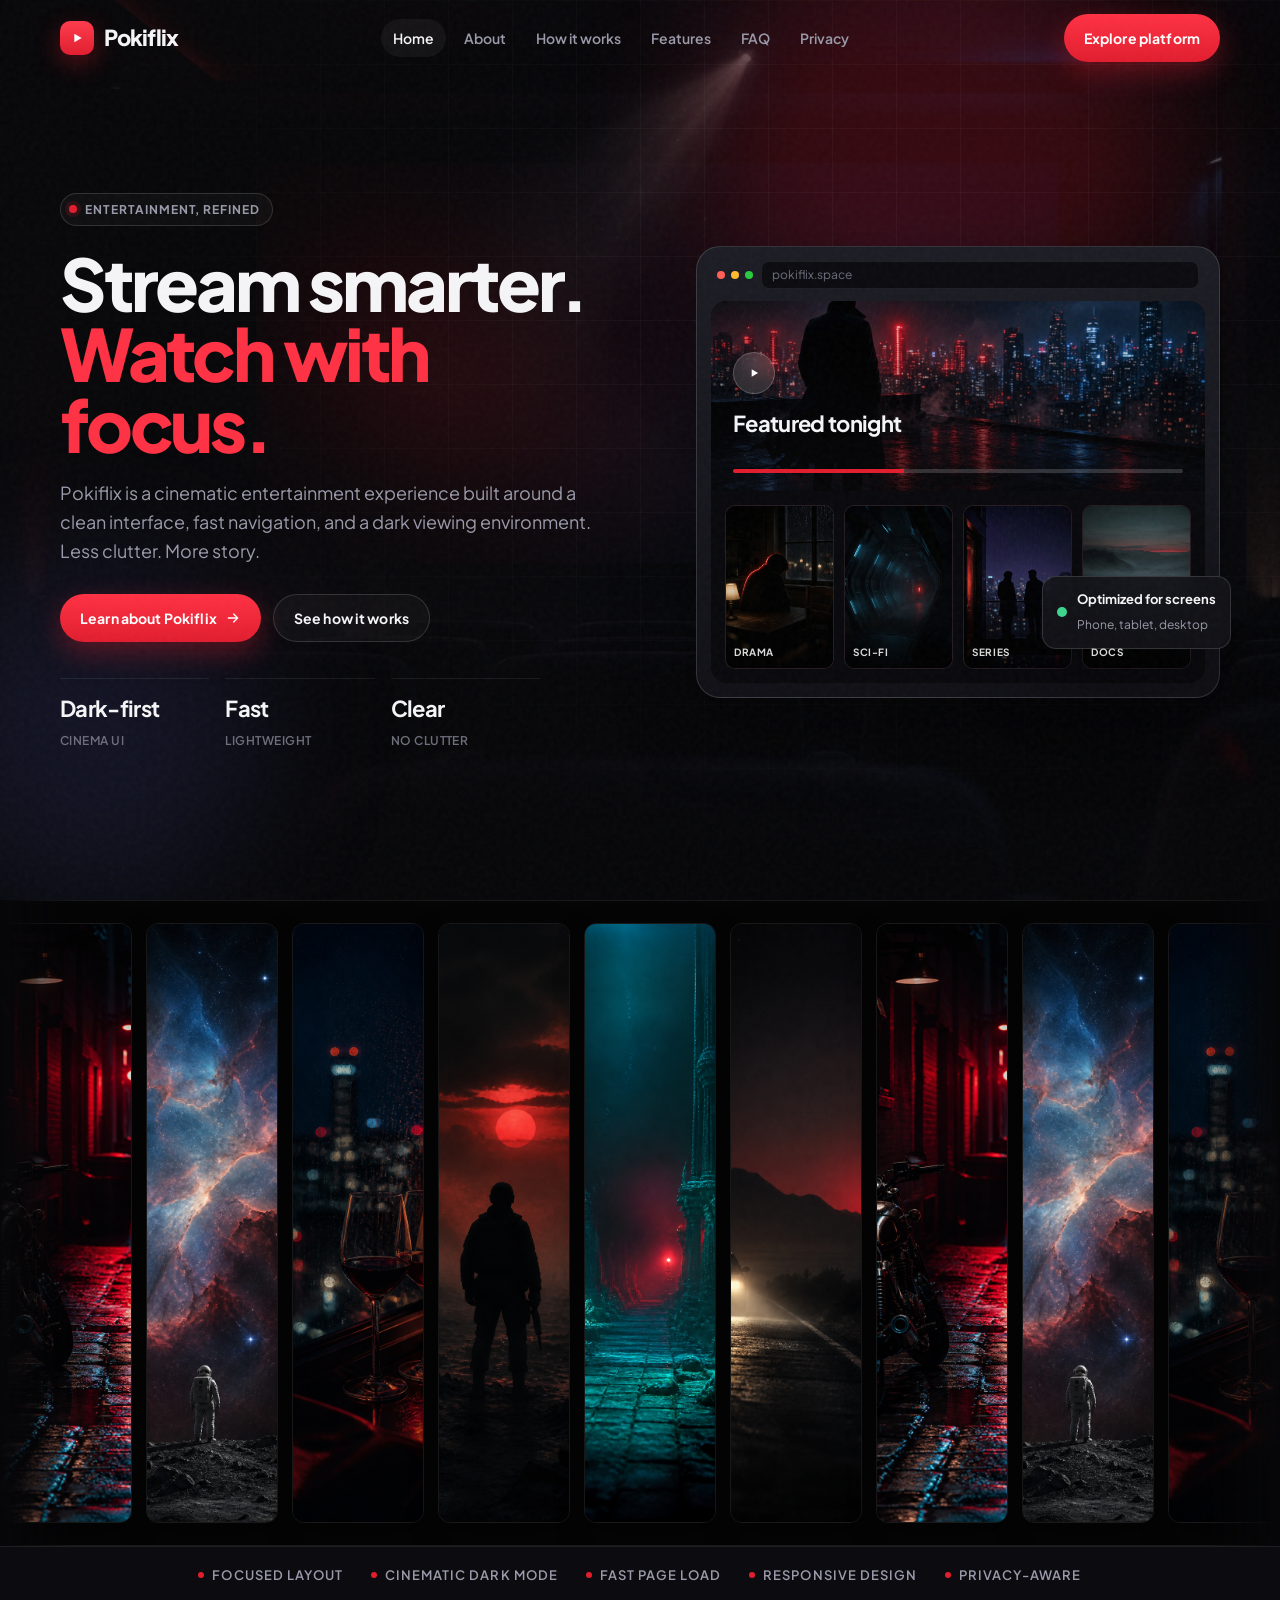
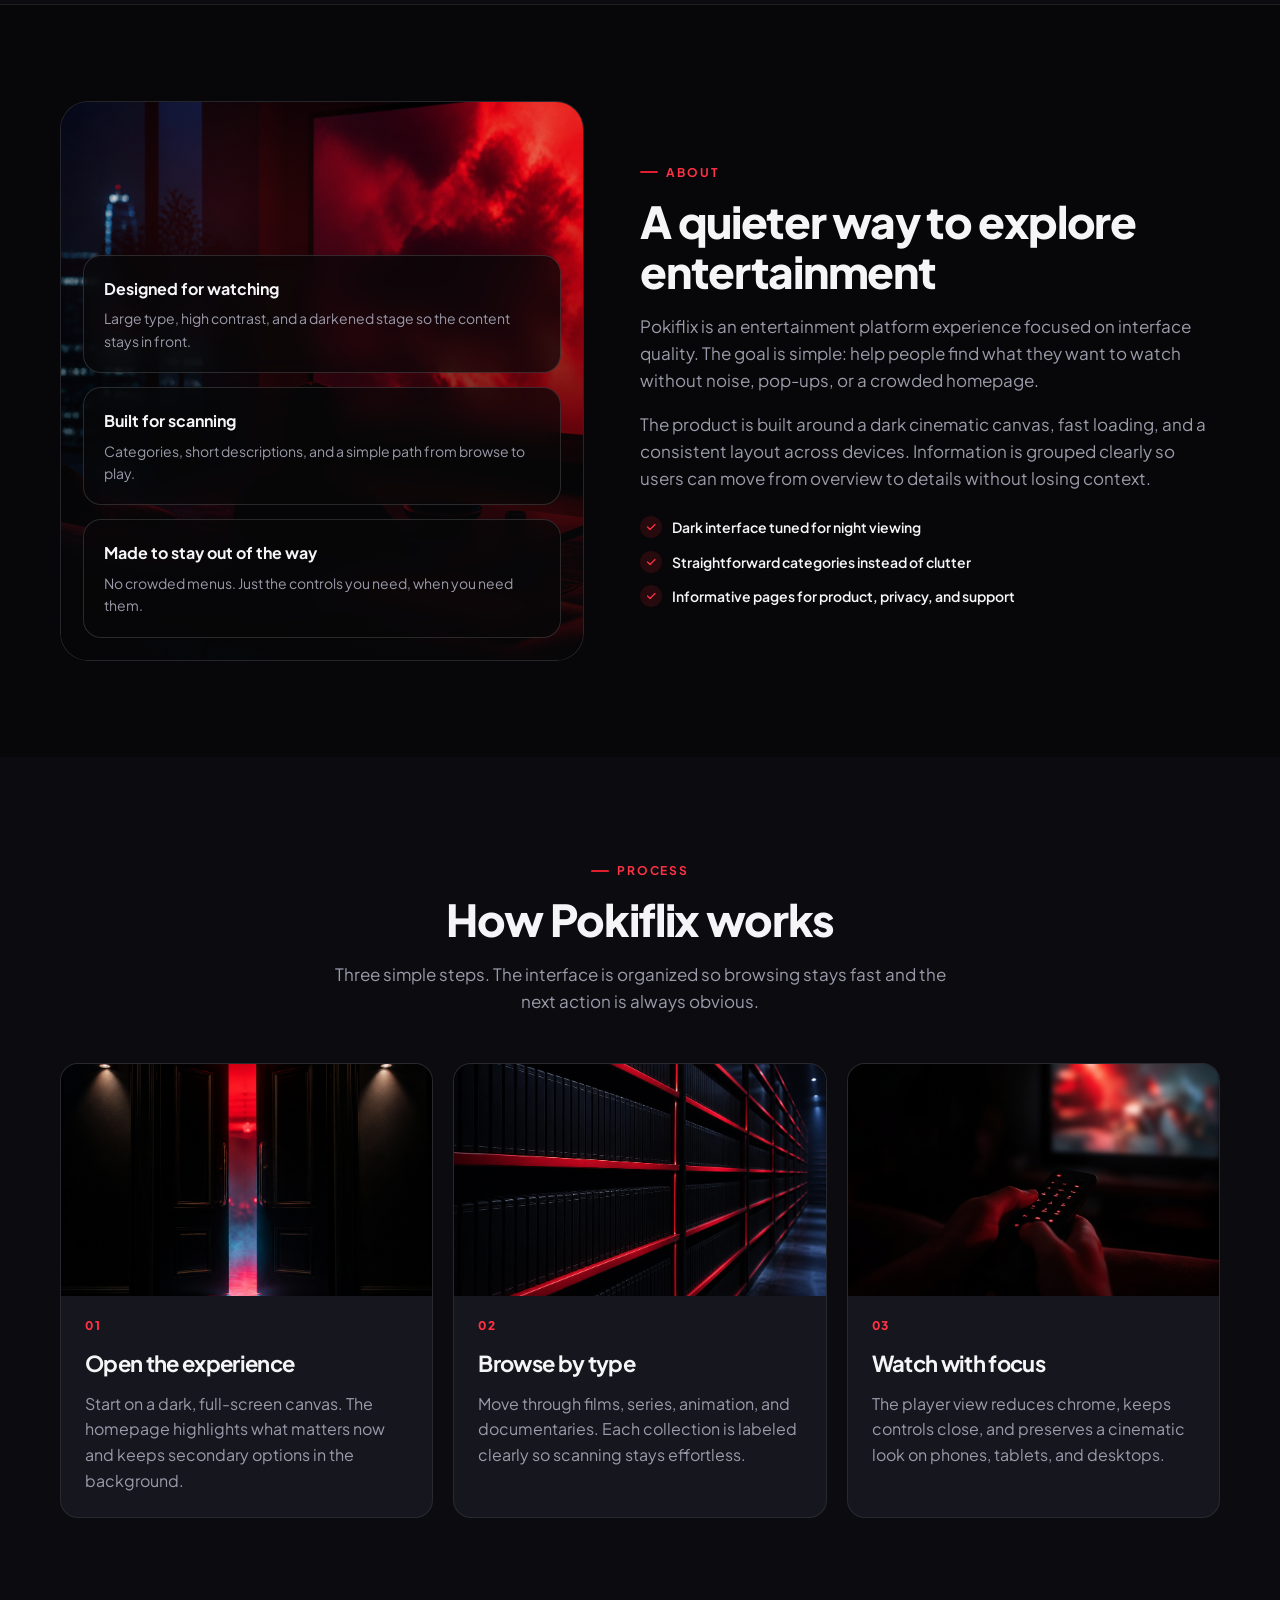
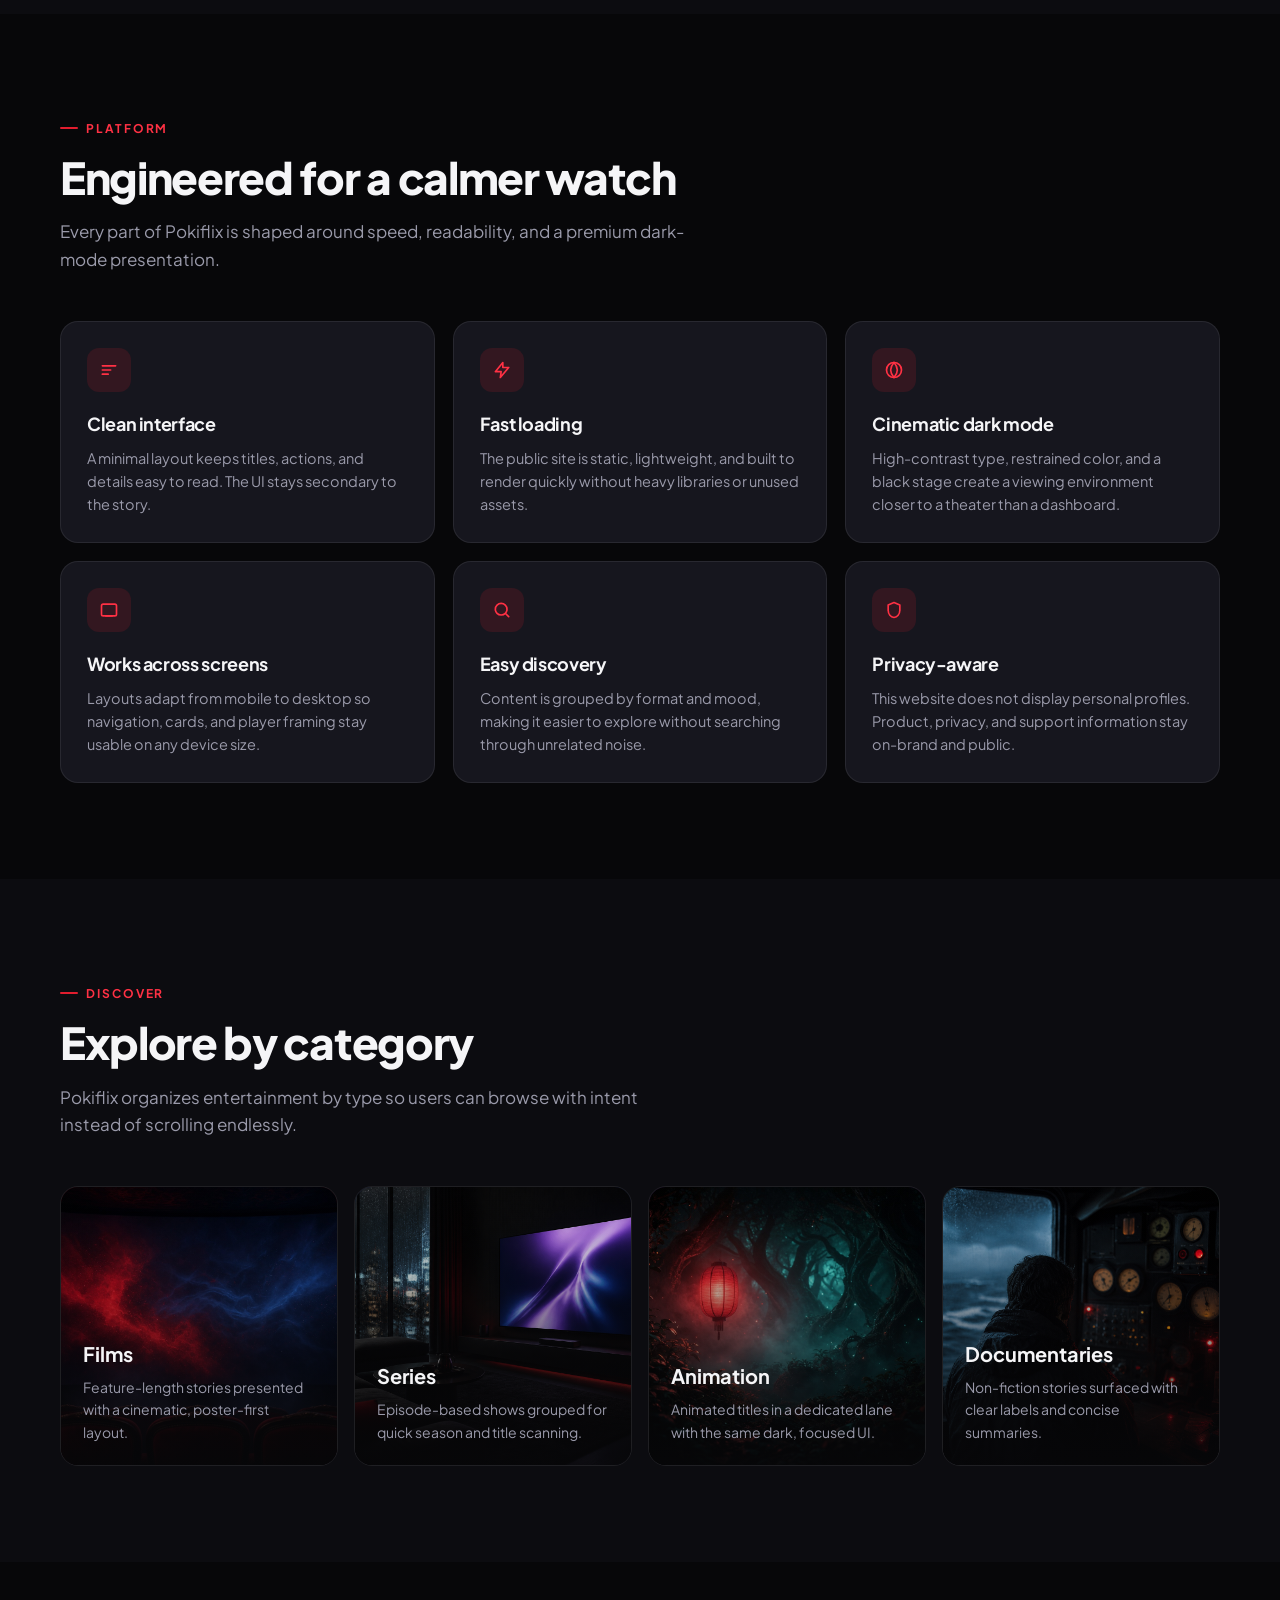
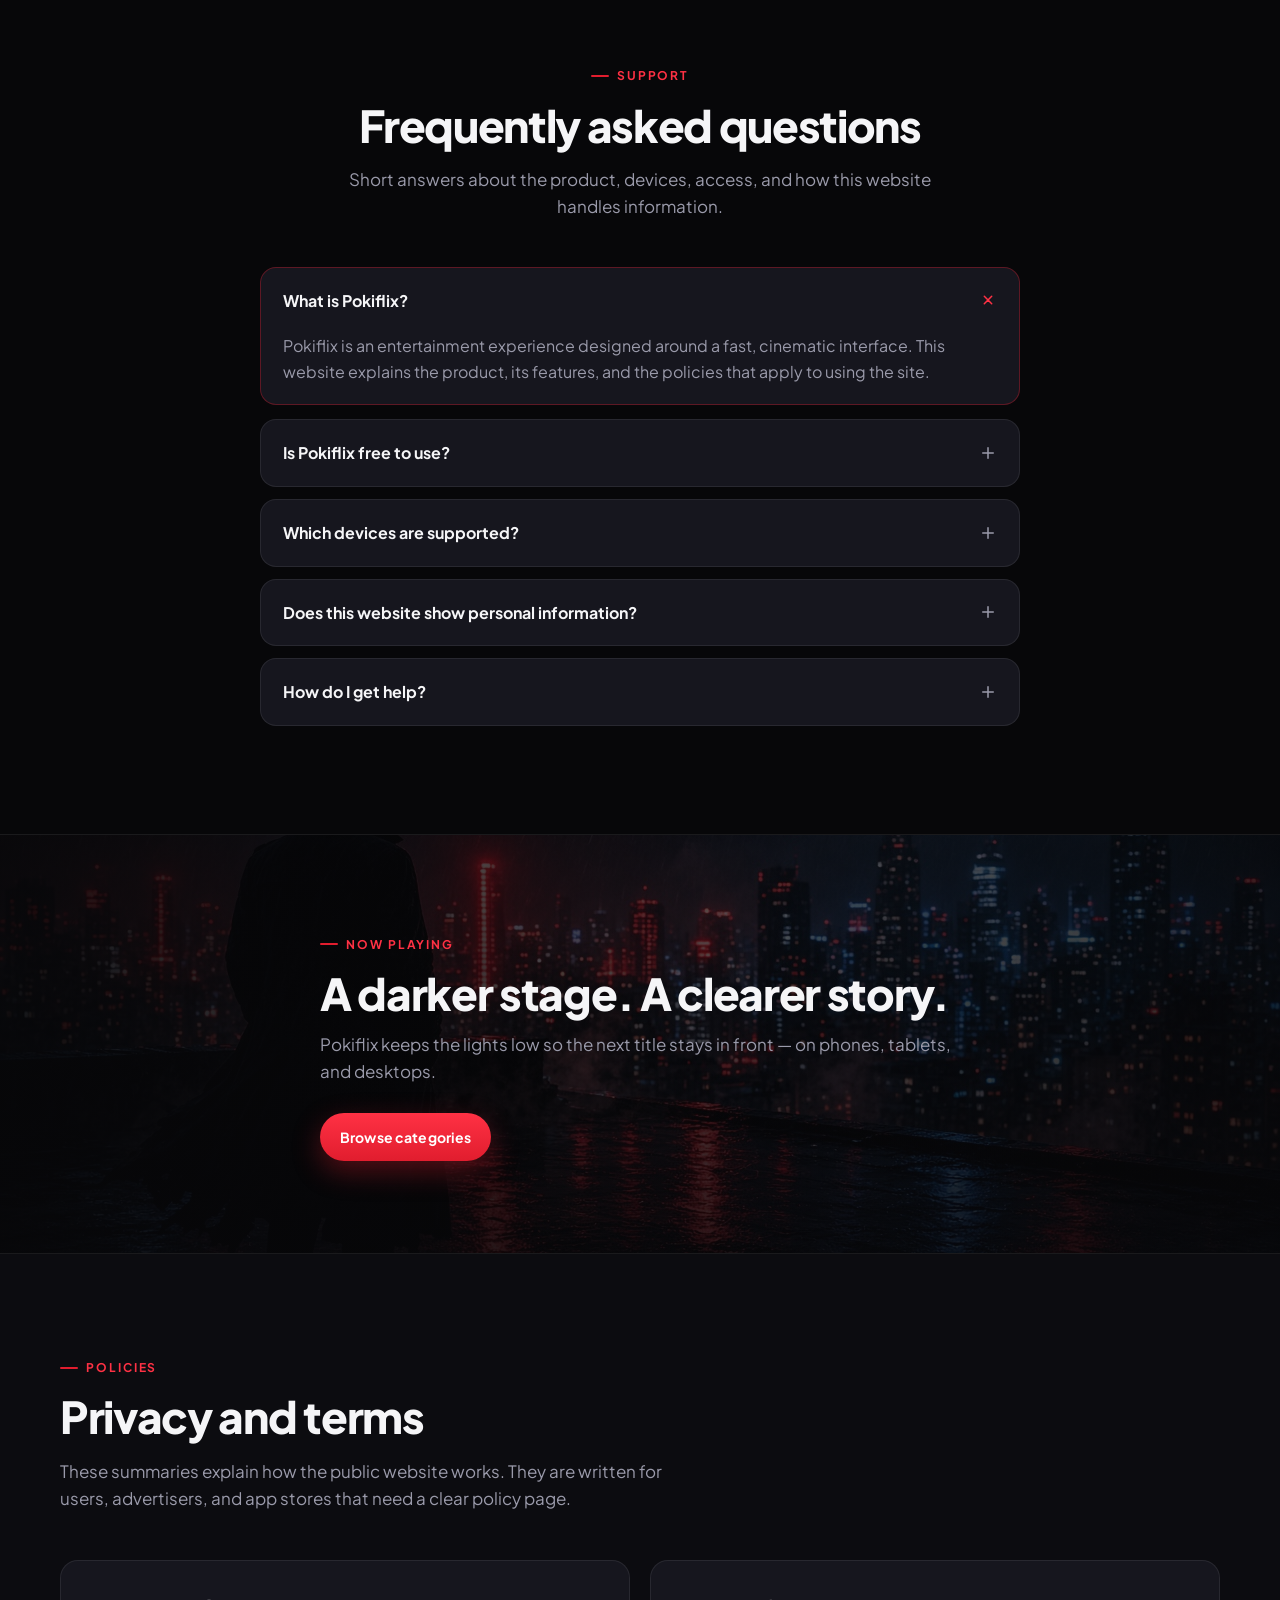
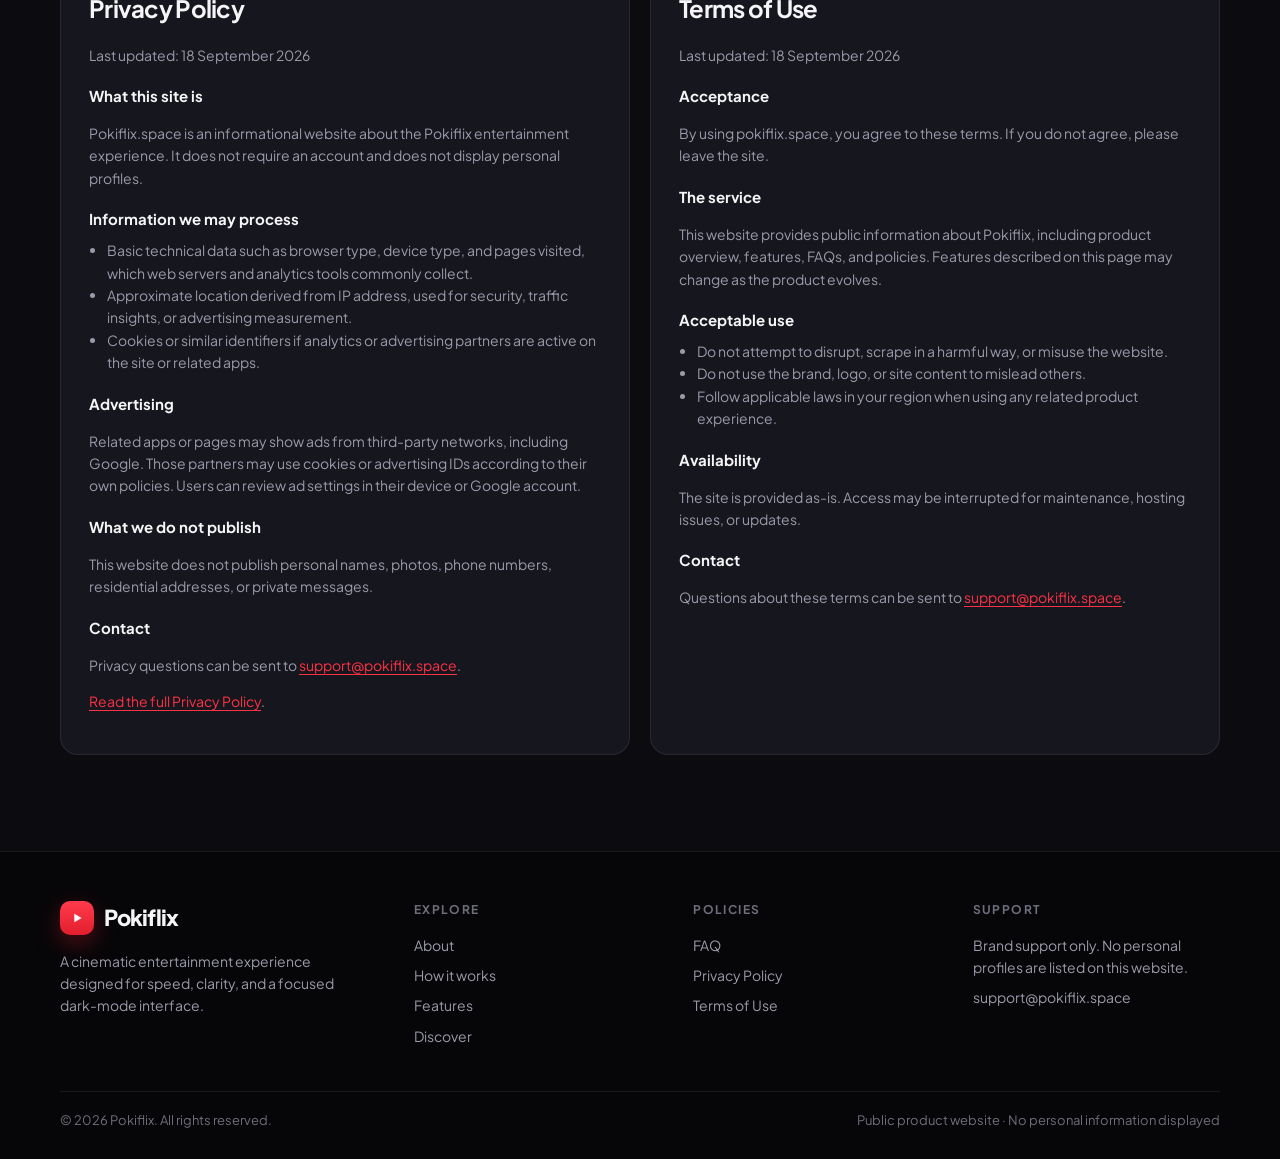
<file: index.html>
<!DOCTYPE html>
<html lang="en">
<head>
  <meta charset="utf-8">
  <meta name="viewport" content="width=device-width, initial-scale=1">
  <title>Pokiflix | Cinematic Entertainment Experience</title>
  <meta name="description" content="Pokiflix is a fast, dark, and focused entertainment experience. Learn how the platform is designed, what it offers, and how it handles privacy.">
  <meta name="theme-color" content="#070709">
  <meta name="robots" content="index,follow">
  <link rel="canonical" href="https://pokiflix.space/">
  <link rel="icon" href="assets/favicon.svg" type="image/svg+xml">
  <link rel="apple-touch-icon" href="assets/images/brand/app-icon.png">
  <meta property="og:type" content="website">
  <meta property="og:url" content="https://pokiflix.space/">
  <meta property="og:title" content="Pokiflix | Cinematic Entertainment Experience">
  <meta property="og:description" content="A streamlined entertainment interface built for speed, clarity, and a cinematic viewing environment.">
  <meta property="og:image" content="https://pokiflix.space/assets/images/social/og-cover.jpg">
  <meta property="og:image:width" content="1200">
  <meta property="og:image:height" content="630">
  <meta property="og:site_name" content="Pokiflix">
  <meta name="twitter:card" content="summary_large_image">
  <meta name="twitter:title" content="Pokiflix | Cinematic Entertainment Experience">
  <meta name="twitter:description" content="A streamlined entertainment interface built for speed, clarity, and a cinematic viewing environment.">
  <meta name="twitter:image" content="https://pokiflix.space/assets/images/social/og-cover.jpg">
  <link rel="preload" as="image" href="assets/images/hero/hero-bg.jpg">
  <link rel="preload" as="image" href="assets/images/hero/featured-tonight.jpg">
  <link rel="preconnect" href="https://fonts.googleapis.com">
  <link rel="preconnect" href="https://fonts.gstatic.com" crossorigin>
  <link href="https://fonts.googleapis.com/css2?family=Plus+Jakarta+Sans:wght@400;500;600;700;800&display=swap" rel="stylesheet">
  <link rel="stylesheet" href="css/styles.css">
  <script type="application/ld+json">
    {
      "@context": "https://schema.org",
      "@type": "WebSite",
      "name": "Pokiflix",
      "url": "https://pokiflix.space/",
      "description": "Pokiflix is a cinematic entertainment experience designed for speed, simplicity, and a focused dark-mode interface."
    }
  </script>
</head>
<body>
  <a class="skip-link" href="#home">Skip to content</a>
  <div class="noise" aria-hidden="true"></div>

  <header class="site-header">
    <div class="container header-inner">
      <a class="logo" href="#home" aria-label="Pokiflix home">
        <span class="logo-mark" aria-hidden="true">
          <svg viewBox="0 0 24 24" fill="none">
            <path d="M8 5.5v13l11-6.5-11-6.5z" fill="#fff"/>
          </svg>
        </span>
        Pokiflix
      </a>

      <nav class="nav-desktop site-nav" aria-label="Primary">
        <a href="#home">Home</a>
        <a href="#about">About</a>
        <a href="#how">How it works</a>
        <a href="#features">Features</a>
        <a href="#faq">FAQ</a>
        <a href="privacy-policy.html">Privacy</a>
      </nav>

      <div class="header-actions">
        <a class="btn btn-primary" href="#features">Explore platform</a>
        <button class="menu-toggle" type="button" aria-label="Open menu" aria-expanded="false" aria-controls="mobile-nav">
          <span></span><span></span><span></span>
        </button>
      </div>
    </div>
  </header>

  <nav class="nav-mobile" id="mobile-nav" aria-label="Mobile">
    <a href="#home">Home</a>
    <a href="#about">About</a>
    <a href="#how">How it works</a>
    <a href="#features">Features</a>
    <a href="#discover">Discover</a>
    <a href="#faq">FAQ</a>
    <a href="privacy-policy.html">Privacy</a>
    <a href="#terms">Terms</a>
  </nav>

  <main>
    <section class="hero" id="home">
      <div class="hero-bg" aria-hidden="true">
        <img class="hero-photo" src="assets/images/hero/hero-bg.jpg" alt="" width="1920" height="1080">
        <div class="hero-veil"></div>
        <div class="orb orb-a"></div>
        <div class="orb orb-b"></div>
        <div class="grid-fade"></div>
      </div>
      <div class="container hero-grid">
        <div>
          <div class="eyebrow reveal">
            <span class="eyebrow-dot"></span>
            Entertainment, refined
          </div>
          <h1 class="reveal delay-1">Stream smarter.<br><em>Watch with focus.</em></h1>
          <p class="hero-copy reveal delay-2">
            Pokiflix is a cinematic entertainment experience built around a clean interface,
            fast navigation, and a dark viewing environment. Less clutter. More story.
          </p>
          <div class="hero-actions reveal delay-3">
            <a class="btn btn-primary" href="#about">
              Learn about Pokiflix
              <svg viewBox="0 0 24 24" fill="none" aria-hidden="true"><path d="M5 12h14M13 6l6 6-6 6" stroke="currentColor" stroke-width="2" stroke-linecap="round" stroke-linejoin="round"/></svg>
            </a>
            <a class="btn btn-ghost" href="#how">See how it works</a>
          </div>
          <div class="hero-stats reveal delay-3">
            <div class="stat"><b>Dark-first</b><span>Cinema UI</span></div>
            <div class="stat"><b>Fast</b><span>Lightweight</span></div>
            <div class="stat"><b>Clear</b><span>No clutter</span></div>
          </div>
        </div>

        <div class="device reveal delay-2" aria-hidden="true">
          <div class="device-bar">
            <div class="device-dots"><i></i><i></i><i></i></div>
            <div class="device-url">pokiflix.space</div>
          </div>
          <div class="screen">
            <div class="screen-hero">
              <img class="screen-hero-img" src="assets/images/hero/featured-tonight.jpg" alt="" width="1280" height="720">
              <div class="play-badge">
                <svg width="14" height="14" viewBox="0 0 24 24" fill="#fff"><path d="M8 5.5v13l11-6.5z"/></svg>
              </div>
              <h3>Featured tonight</h3>
            </div>
            <div class="tiles">
              <div class="tile">
                <img src="assets/images/tiles/tile-drama.jpg" alt="" width="768" height="1152">
                <span>Drama</span>
              </div>
              <div class="tile">
                <img src="assets/images/tiles/tile-scifi.jpg" alt="" width="768" height="1152">
                <span>Sci-Fi</span>
              </div>
              <div class="tile">
                <img src="assets/images/tiles/tile-series.jpg" alt="" width="768" height="1152">
                <span>Series</span>
              </div>
              <div class="tile">
                <img src="assets/images/tiles/tile-docs.jpg" alt="" width="768" height="1152">
                <span>Docs</span>
              </div>
            </div>
          </div>
          <div class="float-chip">
            <span class="pulse"></span>
            <div>
              <b>Optimized for screens</b>
              <span>Phone, tablet, desktop</span>
            </div>
          </div>
        </div>
      </div>
    </section>

    <div class="poster-rail" aria-hidden="true">
      <div class="poster-track">
        <img class="poster-card" src="assets/images/posters/poster-01.jpg" alt="" width="400" height="600">
        <img class="poster-card" src="assets/images/posters/poster-02.jpg" alt="" width="400" height="600">
        <img class="poster-card" src="assets/images/posters/poster-03.jpg" alt="" width="400" height="600">
        <img class="poster-card" src="assets/images/posters/poster-04.jpg" alt="" width="400" height="600">
        <img class="poster-card" src="assets/images/posters/poster-05.jpg" alt="" width="400" height="600">
        <img class="poster-card" src="assets/images/posters/poster-06.jpg" alt="" width="400" height="600">
        <img class="poster-card" src="assets/images/posters/poster-01.jpg" alt="" width="400" height="600">
        <img class="poster-card" src="assets/images/posters/poster-02.jpg" alt="" width="400" height="600">
        <img class="poster-card" src="assets/images/posters/poster-03.jpg" alt="" width="400" height="600">
        <img class="poster-card" src="assets/images/posters/poster-04.jpg" alt="" width="400" height="600">
        <img class="poster-card" src="assets/images/posters/poster-05.jpg" alt="" width="400" height="600">
        <img class="poster-card" src="assets/images/posters/poster-06.jpg" alt="" width="400" height="600">
      </div>
    </div>

    <div class="strip">
      <div class="container strip-row">
        <span>Focused layout</span>
        <span>Cinematic dark mode</span>
        <span>Fast page load</span>
        <span>Responsive design</span>
        <span>Privacy-aware</span>
      </div>
    </div>

    <section class="section" id="about">
      <div class="container about-grid">
        <div class="about-panel reveal-on-scroll" aria-hidden="true">
          <img class="about-photo" src="assets/images/about/about-stage.jpg" alt="" width="1080" height="1350">
          <div class="about-cards">
            <div class="about-card">
              <h3>Designed for watching</h3>
              <p>Large type, high contrast, and a darkened stage so the content stays in front.</p>
            </div>
            <div class="about-card">
              <h3>Built for scanning</h3>
              <p>Categories, short descriptions, and a simple path from browse to play.</p>
            </div>
            <div class="about-card">
              <h3>Made to stay out of the way</h3>
              <p>No crowded menus. Just the controls you need, when you need them.</p>
            </div>
          </div>
        </div>
        <div class="about-copy reveal-on-scroll">
          <div class="section-kicker">About</div>
          <h2 class="section-title">A quieter way to explore entertainment</h2>
          <p>
            Pokiflix is an entertainment platform experience focused on interface quality.
            The goal is simple: help people find what they want to watch without noise,
            pop-ups, or a crowded homepage.
          </p>
          <p>
            The product is built around a dark cinematic canvas, fast loading, and a
            consistent layout across devices. Information is grouped clearly so users
            can move from overview to details without losing context.
          </p>
          <ul class="checklist">
            <li>
              <span class="check"><svg viewBox="0 0 24 24" fill="none"><path d="M5 12l5 5L20 7" stroke="currentColor" stroke-width="2.4" stroke-linecap="round" stroke-linejoin="round"/></svg></span>
              Dark interface tuned for night viewing
            </li>
            <li>
              <span class="check"><svg viewBox="0 0 24 24" fill="none"><path d="M5 12l5 5L20 7" stroke="currentColor" stroke-width="2.4" stroke-linecap="round" stroke-linejoin="round"/></svg></span>
              Straightforward categories instead of clutter
            </li>
            <li>
              <span class="check"><svg viewBox="0 0 24 24" fill="none"><path d="M5 12l5 5L20 7" stroke="currentColor" stroke-width="2.4" stroke-linecap="round" stroke-linejoin="round"/></svg></span>
              Informative pages for product, privacy, and support
            </li>
          </ul>
        </div>
      </div>
    </section>

    <section class="section" id="how" style="background: var(--bg-2);">
      <div class="container">
        <div class="section-head center reveal-on-scroll">
          <div class="section-kicker">Process</div>
          <h2 class="section-title">How Pokiflix works</h2>
          <p class="section-lead">Three simple steps. The interface is organized so browsing stays fast and the next action is always obvious.</p>
        </div>
        <div class="steps">
          <article class="step reveal-on-scroll">
            <div class="step-visual">
              <img src="assets/images/how/step-01-open.jpg" alt="" width="1024" height="1024" loading="lazy">
            </div>
            <div class="step-num">01</div>
            <h3>Open the experience</h3>
            <p>Start on a dark, full-screen canvas. The homepage highlights what matters now and keeps secondary options in the background.</p>
          </article>
          <article class="step reveal-on-scroll">
            <div class="step-visual">
              <img src="assets/images/how/step-02-browse.jpg" alt="" width="1024" height="1024" loading="lazy">
            </div>
            <div class="step-num">02</div>
            <h3>Browse by type</h3>
            <p>Move through films, series, animation, and documentaries. Each collection is labeled clearly so scanning stays effortless.</p>
          </article>
          <article class="step reveal-on-scroll">
            <div class="step-visual">
              <img src="assets/images/how/step-03-watch.jpg" alt="" width="1024" height="1024" loading="lazy">
            </div>
            <div class="step-num">03</div>
            <h3>Watch with focus</h3>
            <p>The player view reduces chrome, keeps controls close, and preserves a cinematic look on phones, tablets, and desktops.</p>
          </article>
        </div>
      </div>
    </section>

    <section class="section" id="features">
      <div class="container">
        <div class="section-head reveal-on-scroll">
          <div class="section-kicker">Platform</div>
          <h2 class="section-title">Engineered for a calmer watch</h2>
          <p class="section-lead">Every part of Pokiflix is shaped around speed, readability, and a premium dark-mode presentation.</p>
        </div>
        <div class="feature-grid">
          <article class="feature reveal-on-scroll">
            <div class="icon-wrap">
              <svg viewBox="0 0 24 24" fill="none"><path d="M4 7h16M4 12h10M4 17h7" stroke="currentColor" stroke-width="2" stroke-linecap="round"/></svg>
            </div>
            <h3>Clean interface</h3>
            <p>A minimal layout keeps titles, actions, and details easy to read. The UI stays secondary to the story.</p>
          </article>
          <article class="feature reveal-on-scroll">
            <div class="icon-wrap">
              <svg viewBox="0 0 24 24" fill="none"><path d="M13 3L4 14h7l-1 7 10-12h-7l0-6z" stroke="currentColor" stroke-width="2" stroke-linejoin="round"/></svg>
            </div>
            <h3>Fast loading</h3>
            <p>The public site is static, lightweight, and built to render quickly without heavy libraries or unused assets.</p>
          </article>
          <article class="feature reveal-on-scroll">
            <div class="icon-wrap">
              <svg viewBox="0 0 24 24" fill="none"><path d="M12 3a9 9 0 100 18 9 9 0 000-18z" stroke="currentColor" stroke-width="2"/><path d="M12 3c2.5 2.8 4 6 4 9s-1.5 6.2-4 9c-2.5-2.8-4-6-4-9s1.5-6.2 4-9z" stroke="currentColor" stroke-width="2"/></svg>
            </div>
            <h3>Cinematic dark mode</h3>
            <p>High-contrast type, restrained color, and a black stage create a viewing environment closer to a theater than a dashboard.</p>
          </article>
          <article class="feature reveal-on-scroll">
            <div class="icon-wrap">
              <svg viewBox="0 0 24 24" fill="none"><rect x="3" y="5" width="18" height="14" rx="2" stroke="currentColor" stroke-width="2"/><path d="M8 19h8" stroke="currentColor" stroke-width="2" stroke-linecap="round"/></svg>
            </div>
            <h3>Works across screens</h3>
            <p>Layouts adapt from mobile to desktop so navigation, cards, and player framing stay usable on any device size.</p>
          </article>
          <article class="feature reveal-on-scroll">
            <div class="icon-wrap">
              <svg viewBox="0 0 24 24" fill="none"><circle cx="11" cy="11" r="7" stroke="currentColor" stroke-width="2"/><path d="M20 20l-3.5-3.5" stroke="currentColor" stroke-width="2" stroke-linecap="round"/></svg>
            </div>
            <h3>Easy discovery</h3>
            <p>Content is grouped by format and mood, making it easier to explore without searching through unrelated noise.</p>
          </article>
          <article class="feature reveal-on-scroll">
            <div class="icon-wrap">
              <svg viewBox="0 0 24 24" fill="none"><path d="M12 3l7 3v6c0 5-3.2 8.4-7 9-3.8-.6-7-4-7-9V6l7-3z" stroke="currentColor" stroke-width="2" stroke-linejoin="round"/></svg>
            </div>
            <h3>Privacy-aware</h3>
            <p>This website does not display personal profiles. Product, privacy, and support information stay on-brand and public.</p>
          </article>
        </div>
      </div>
    </section>

    <section class="section" id="discover" style="background: var(--bg-2);">
      <div class="container">
        <div class="section-head reveal-on-scroll">
          <div class="section-kicker">Discover</div>
          <h2 class="section-title">Explore by category</h2>
          <p class="section-lead">Pokiflix organizes entertainment by type so users can browse with intent instead of scrolling endlessly.</p>
        </div>
        <div class="cat-grid">
          <article class="cat cat-1 reveal-on-scroll">
            <img class="cat-photo" src="assets/images/discover/cat-films.jpg" alt="" width="1200" height="800" loading="lazy">
            <div class="cat-copy">
              <h3>Films</h3>
              <p>Feature-length stories presented with a cinematic, poster-first layout.</p>
            </div>
          </article>
          <article class="cat cat-2 reveal-on-scroll">
            <img class="cat-photo" src="assets/images/discover/cat-series.jpg" alt="" width="1200" height="800" loading="lazy">
            <div class="cat-copy">
              <h3>Series</h3>
              <p>Episode-based shows grouped for quick season and title scanning.</p>
            </div>
          </article>
          <article class="cat cat-3 reveal-on-scroll">
            <img class="cat-photo" src="assets/images/discover/cat-animation.jpg" alt="" width="1200" height="800" loading="lazy">
            <div class="cat-copy">
              <h3>Animation</h3>
              <p>Animated titles in a dedicated lane with the same dark, focused UI.</p>
            </div>
          </article>
          <article class="cat cat-4 reveal-on-scroll">
            <img class="cat-photo" src="assets/images/discover/cat-documentaries.jpg" alt="" width="1200" height="800" loading="lazy">
            <div class="cat-copy">
              <h3>Documentaries</h3>
              <p>Non-fiction stories surfaced with clear labels and concise summaries.</p>
            </div>
          </article>
        </div>
      </div>
    </section>

    <section class="section" id="faq">
      <div class="container">
        <div class="section-head center reveal-on-scroll">
          <div class="section-kicker">Support</div>
          <h2 class="section-title">Frequently asked questions</h2>
          <p class="section-lead">Short answers about the product, devices, access, and how this website handles information.</p>
        </div>
        <div class="faq-wrap reveal-on-scroll">
          <div class="faq-item is-open">
            <button class="faq-btn" type="button" aria-expanded="true" aria-controls="faq-1">
              What is Pokiflix?
              <svg viewBox="0 0 24 24" fill="none"><path d="M12 5v14M5 12h14" stroke="currentColor" stroke-width="2" stroke-linecap="round"/></svg>
            </button>
            <div class="faq-panel" id="faq-1">
              Pokiflix is an entertainment experience designed around a fast, cinematic interface. This website explains the product, its features, and the policies that apply to using the site.
            </div>
          </div>
          <div class="faq-item">
            <button class="faq-btn" type="button" aria-expanded="false" aria-controls="faq-2">
              Is Pokiflix free to use?
              <svg viewBox="0 0 24 24" fill="none"><path d="M12 5v14M5 12h14" stroke="currentColor" stroke-width="2" stroke-linecap="round"/></svg>
            </button>
            <div class="faq-panel" id="faq-2">
              The informational website is free to browse. Some product experiences may include optional advertising to keep the service available. There is no personal account required to read this site.
            </div>
          </div>
          <div class="faq-item">
            <button class="faq-btn" type="button" aria-expanded="false" aria-controls="faq-3">
              Which devices are supported?
              <svg viewBox="0 0 24 24" fill="none"><path d="M12 5v14M5 12h14" stroke="currentColor" stroke-width="2" stroke-linecap="round"/></svg>
            </button>
            <div class="faq-panel" id="faq-3">
              Pokiflix is designed to work in modern mobile and desktop browsers. The layout adapts to phones, tablets, and larger screens so navigation and reading stay comfortable.
            </div>
          </div>
          <div class="faq-item">
            <button class="faq-btn" type="button" aria-expanded="false" aria-controls="faq-4">
              Does this website show personal information?
              <svg viewBox="0 0 24 24" fill="none"><path d="M12 5v14M5 12h14" stroke="currentColor" stroke-width="2" stroke-linecap="round"/></svg>
            </button>
            <div class="faq-panel" id="faq-4">
              No. Pokiflix.space is a public product site. It does not publish names, photos, phone numbers, home addresses, or other personal profiles. Support is handled through the brand email listed in the footer.
            </div>
          </div>
          <div class="faq-item">
            <button class="faq-btn" type="button" aria-expanded="false" aria-controls="faq-5">
              How do I get help?
              <svg viewBox="0 0 24 24" fill="none"><path d="M12 5v14M5 12h14" stroke="currentColor" stroke-width="2" stroke-linecap="round"/></svg>
            </button>
            <div class="faq-panel" id="faq-5">
              For product questions, use the support email in the footer. Please include only the details needed to understand the issue. Do not send sensitive personal documents unless they are required to resolve a request.
            </div>
          </div>
        </div>
      </div>
    </section>

    <section class="cinema-cta reveal-on-scroll" aria-labelledby="cta-title">
      <img class="cinema-cta-photo" src="assets/images/hero/featured-tonight.jpg" alt="" width="1280" height="720" loading="lazy">
      <div class="cinema-cta-veil"></div>
      <div class="container cinema-cta-inner">
        <div class="section-kicker">Now playing</div>
        <h2 class="section-title" id="cta-title">A darker stage. A clearer story.</h2>
        <p class="section-lead">Pokiflix keeps the lights low so the next title stays in front — on phones, tablets, and desktops.</p>
        <a class="btn btn-primary" href="#discover">Browse categories</a>
      </div>
    </section>

    <section class="section" id="privacy" style="background: var(--bg-2);">
      <div class="container">
        <div class="section-head reveal-on-scroll">
          <div class="section-kicker">Policies</div>
          <h2 class="section-title">Privacy and terms</h2>
          <p class="section-lead">These summaries explain how the public website works. They are written for users, advertisers, and app stores that need a clear policy page.</p>
        </div>
        <div class="legal-grid">
          <article class="legal-card reveal-on-scroll">
            <h2>Privacy Policy</h2>
            <p>Last updated: 18 September 2026</p>
            <h3>What this site is</h3>
            <p>Pokiflix.space is an informational website about the Pokiflix entertainment experience. It does not require an account and does not display personal profiles.</p>
            <h3>Information we may process</h3>
            <ul>
              <li>Basic technical data such as browser type, device type, and pages visited, which web servers and analytics tools commonly collect.</li>
              <li>Approximate location derived from IP address, used for security, traffic insights, or advertising measurement.</li>
              <li>Cookies or similar identifiers if analytics or advertising partners are active on the site or related apps.</li>
            </ul>
            <h3>Advertising</h3>
            <p>Related apps or pages may show ads from third-party networks, including Google. Those partners may use cookies or advertising IDs according to their own policies. Users can review ad settings in their device or Google account.</p>
            <h3>What we do not publish</h3>
            <p>This website does not publish personal names, photos, phone numbers, residential addresses, or private messages.</p>
            <h3>Contact</h3>
            <p>Privacy questions can be sent to <a href="mailto:support@pokiflix.space">support@pokiflix.space</a>.</p>
            <p><a href="privacy-policy.html">Read the full Privacy Policy</a>.</p>
          </article>

          <article class="legal-card reveal-on-scroll" id="terms">
            <h2>Terms of Use</h2>
            <p>Last updated: 18 September 2026</p>
            <h3>Acceptance</h3>
            <p>By using pokiflix.space, you agree to these terms. If you do not agree, please leave the site.</p>
            <h3>The service</h3>
            <p>This website provides public information about Pokiflix, including product overview, features, FAQs, and policies. Features described on this page may change as the product evolves.</p>
            <h3>Acceptable use</h3>
            <ul>
              <li>Do not attempt to disrupt, scrape in a harmful way, or misuse the website.</li>
              <li>Do not use the brand, logo, or site content to mislead others.</li>
              <li>Follow applicable laws in your region when using any related product experience.</li>
            </ul>
            <h3>Availability</h3>
            <p>The site is provided as-is. Access may be interrupted for maintenance, hosting issues, or updates.</p>
            <h3>Contact</h3>
            <p>Questions about these terms can be sent to <a href="mailto:support@pokiflix.space">support@pokiflix.space</a>.</p>
          </article>
        </div>
      </div>
    </section>
  </main>

  <footer class="site-footer">
    <div class="container">
      <div class="footer-top">
        <div class="footer-brand">
          <a class="logo" href="#home">
            <span class="logo-mark" aria-hidden="true">
              <svg viewBox="0 0 24 24" fill="none"><path d="M8 5.5v13l11-6.5-11-6.5z" fill="#fff"/></svg>
            </span>
            Pokiflix
          </a>
          <p>A cinematic entertainment experience designed for speed, clarity, and a focused dark-mode interface.</p>
        </div>
        <div class="footer-col">
          <h4>Explore</h4>
          <a href="#about">About</a>
          <a href="#how">How it works</a>
          <a href="#features">Features</a>
          <a href="#discover">Discover</a>
        </div>
        <div class="footer-col">
          <h4>Policies</h4>
          <a href="#faq">FAQ</a>
          <a href="privacy-policy.html">Privacy Policy</a>
          <a href="#terms">Terms of Use</a>
        </div>
        <div class="footer-col">
          <h4>Support</h4>
          <p>Brand support only. No personal profiles are listed on this website.</p>
          <a href="mailto:support@pokiflix.space">support@pokiflix.space</a>
        </div>
      </div>
      <div class="footer-bottom">
        <span>© 2026 Pokiflix. All rights reserved.</span>
        <span>Public product website · No personal information displayed</span>
      </div>
    </div>
  </footer>

  <script src="js/main.js"></script>
</body>
</html>
</file>
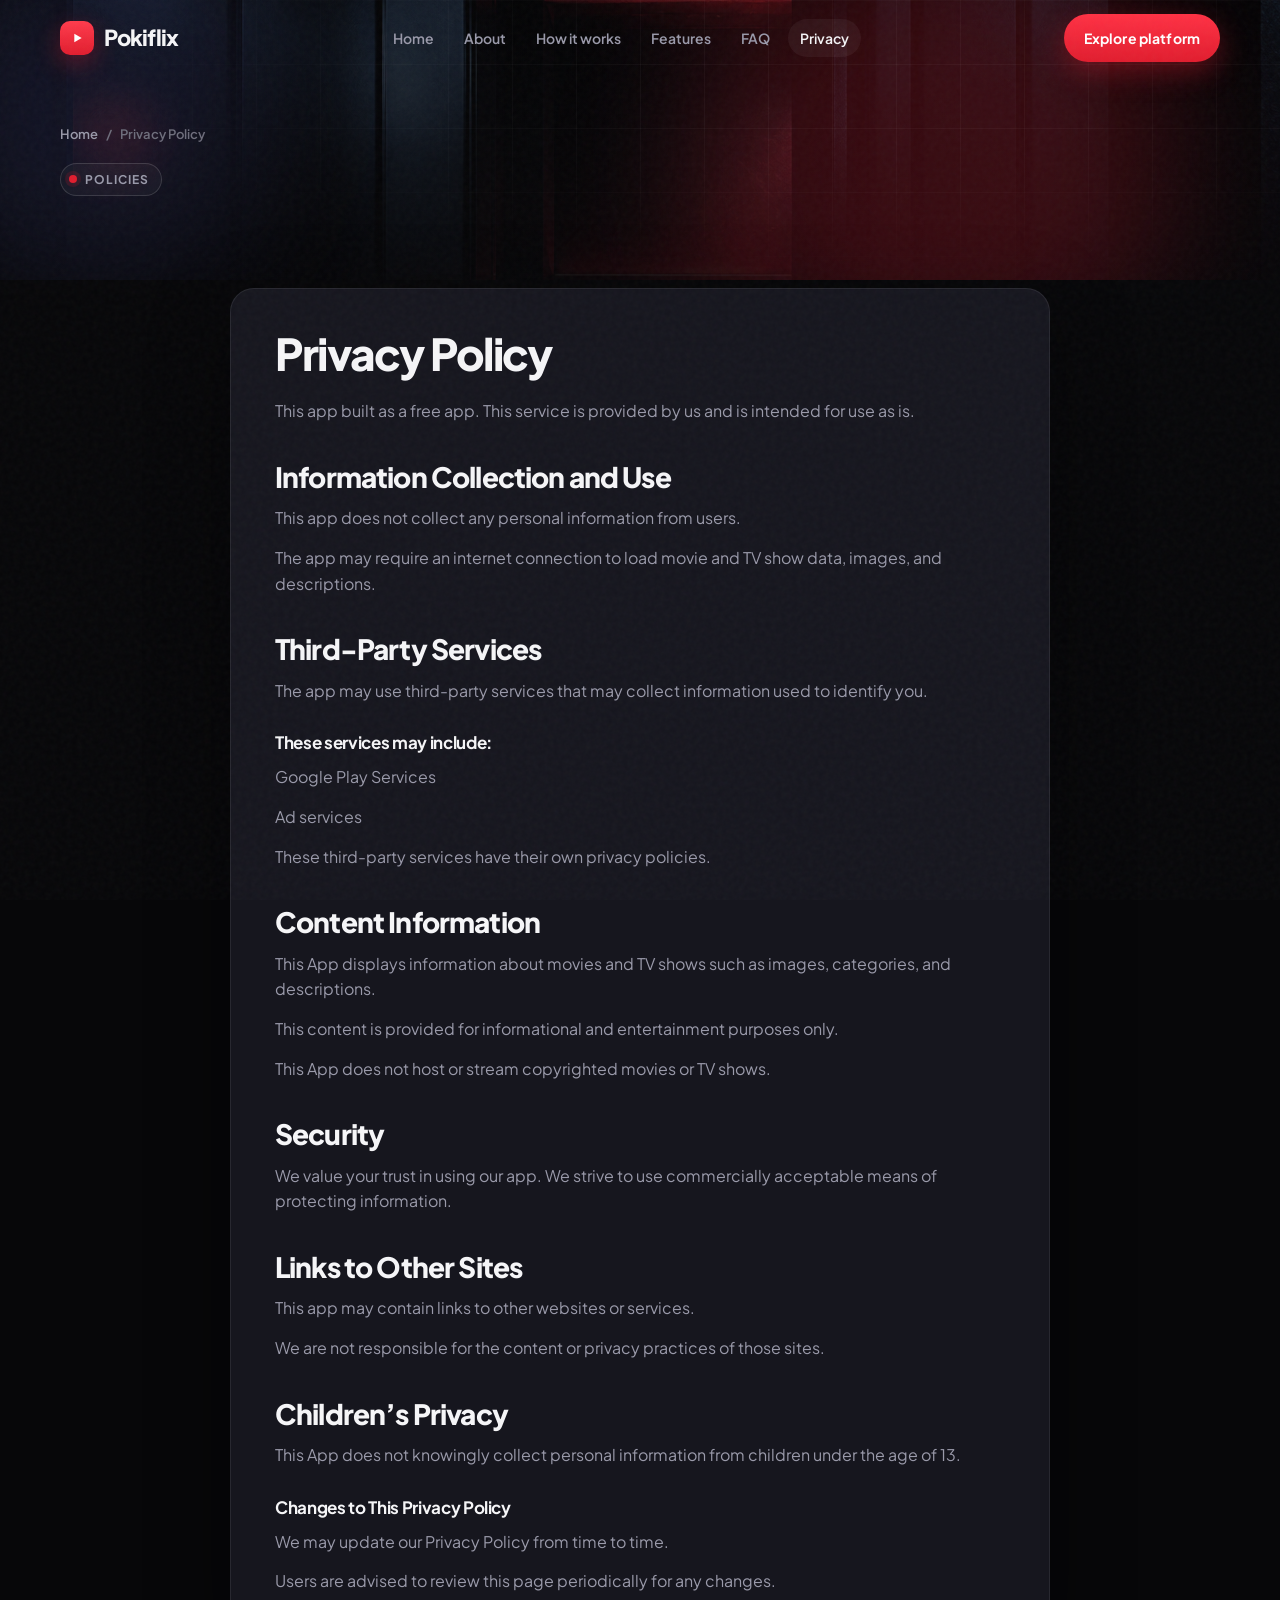
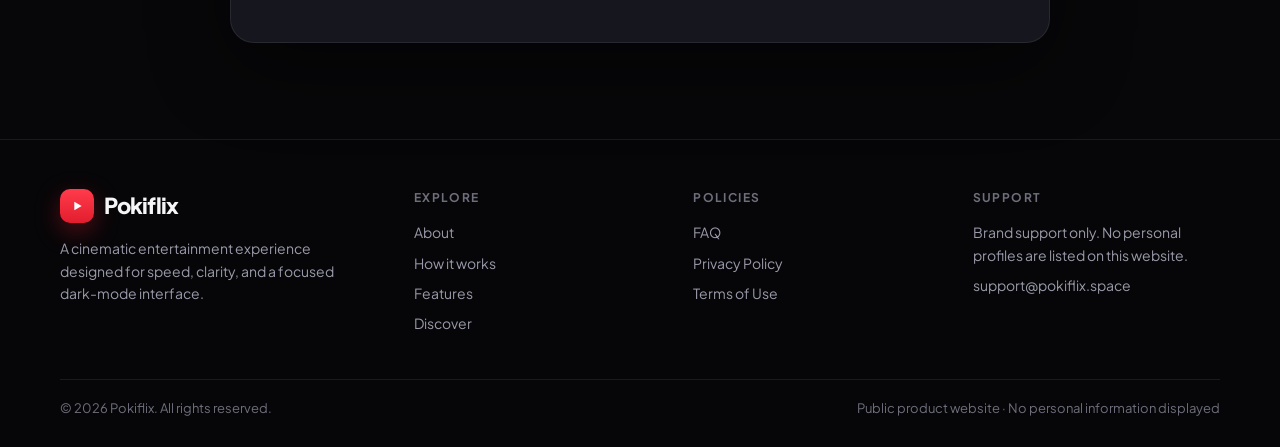
<file: privacy-policy.html>
<!DOCTYPE html>
<html lang="en">
<head>
  <meta charset="utf-8">
  <meta name="viewport" content="width=device-width, initial-scale=1">
  <title>Privacy Policy | Pokiflix</title>
  <meta name="description" content="Privacy Policy for the Pokiflix app. This service is provided by us and is intended for use as is.">
  <meta name="theme-color" content="#070709">
  <meta name="robots" content="index,follow">
  <link rel="canonical" href="https://pokiflix.space/privacy-policy.html">
  <link rel="icon" href="assets/favicon.svg" type="image/svg+xml">
  <link rel="apple-touch-icon" href="assets/images/brand/app-icon.png">
  <meta property="og:type" content="website">
  <meta property="og:url" content="https://pokiflix.space/privacy-policy.html">
  <meta property="og:title" content="Privacy Policy | Pokiflix">
  <meta property="og:description" content="Privacy Policy for the Pokiflix app. This service is provided by us and is intended for use as is.">
  <meta property="og:image" content="https://pokiflix.space/assets/images/social/og-cover.jpg">
  <meta property="og:site_name" content="Pokiflix">
  <meta name="twitter:card" content="summary_large_image">
  <meta name="twitter:title" content="Privacy Policy | Pokiflix">
  <meta name="twitter:description" content="Privacy Policy for the Pokiflix app. This service is provided by us and is intended for use as is.">
  <meta name="twitter:image" content="https://pokiflix.space/assets/images/social/og-cover.jpg">
  <link rel="preconnect" href="https://fonts.googleapis.com">
  <link rel="preconnect" href="https://fonts.gstatic.com" crossorigin>
  <link href="https://fonts.googleapis.com/css2?family=Plus+Jakarta+Sans:wght@400;500;600;700;800&display=swap" rel="stylesheet">
  <link rel="stylesheet" href="css/styles.css">
</head>
<body>
  <a class="skip-link" href="#policy">Skip to content</a>
  <div class="noise" aria-hidden="true"></div>

  <header class="site-header is-scrolled">
    <div class="container header-inner">
      <a class="logo" href="./" aria-label="Pokiflix home">
        <span class="logo-mark" aria-hidden="true">
          <svg viewBox="0 0 24 24" fill="none">
            <path d="M8 5.5v13l11-6.5-11-6.5z" fill="#fff"/>
          </svg>
        </span>
        Pokiflix
      </a>

      <nav class="nav-desktop site-nav" aria-label="Primary">
        <a href="./">Home</a>
        <a href="./#about">About</a>
        <a href="./#how">How it works</a>
        <a href="./#features">Features</a>
        <a href="./#faq">FAQ</a>
        <a href="privacy-policy.html" class="is-active" aria-current="page">Privacy</a>
      </nav>

      <div class="header-actions">
        <a class="btn btn-primary" href="./#features">Explore platform</a>
        <button class="menu-toggle" type="button" aria-label="Open menu" aria-expanded="false" aria-controls="mobile-nav">
          <span></span><span></span><span></span>
        </button>
      </div>
    </div>
  </header>

  <nav class="nav-mobile" id="mobile-nav" aria-label="Mobile">
    <a href="./">Home</a>
    <a href="./#about">About</a>
    <a href="./#how">How it works</a>
    <a href="./#features">Features</a>
    <a href="./#discover">Discover</a>
    <a href="./#faq">FAQ</a>
    <a href="privacy-policy.html" aria-current="page">Privacy</a>
    <a href="./#terms">Terms</a>
  </nav>

  <main>
    <section class="page-hero">
      <div class="hero-bg" aria-hidden="true">
        <img class="hero-photo" src="assets/images/pages/privacy-hero.jpg" alt="" width="1920" height="1080">
        <div class="hero-veil page-hero-veil"></div>
        <div class="orb orb-a"></div>
        <div class="orb orb-b"></div>
        <div class="grid-fade"></div>
      </div>
      <div class="container">
        <nav class="breadcrumb reveal" aria-label="Breadcrumb">
          <a href="./">Home</a>
          <span aria-hidden="true">/</span>
          <span>Privacy Policy</span>
        </nav>
        <div class="eyebrow reveal delay-1">
          <span class="eyebrow-dot"></span>
          Policies
        </div>
      </div>
    </section>

    <section class="section policy-section">
      <div class="container">
        <article class="policy-doc reveal delay-2" id="policy">
          <h1>Privacy Policy</h1>
          <p>This app built as a free app. This service is provided by us and is intended for use as is.</p>

          <h2>Information Collection and Use</h2>
          <p>This app does not collect any personal information from users.</p>
          <p>The app may require an internet connection to load movie and TV show data, images, and descriptions.</p>

          <h2>Third-Party Services</h2>
          <p>The app may use third-party services that may collect information used to identify you.</p>
          <h3>These services may include:</h3>
          <p>Google Play Services</p>
          <p>Ad services</p>
          <p>These third-party services have their own privacy policies.</p>

          <h2>Content Information</h2>
          <p>This App displays information about movies and TV shows such as images, categories, and descriptions.</p>
          <p>This content is provided for informational and entertainment purposes only.</p>
          <p>This App does not host or stream copyrighted movies or TV shows.</p>

          <h2>Security</h2>
          <p>We value your trust in using our app. We strive to use commercially acceptable means of protecting information.</p>

          <h2>Links to Other Sites</h2>
          <p>This app may contain links to other websites or services.</p>
          <p>We are not responsible for the content or privacy practices of those sites.</p>

          <h2>Children’s Privacy</h2>
          <p>This App does not knowingly collect personal information from children under the age of 13.</p>

          <h3>Changes to This Privacy Policy</h3>
          <p>We may update our Privacy Policy from time to time.</p>
          <p>Users are advised to review this page periodically for any changes.</p>
        </article>
      </div>
    </section>
  </main>

  <footer class="site-footer">
    <div class="container">
      <div class="footer-top">
        <div class="footer-brand">
          <a class="logo" href="./">
            <span class="logo-mark" aria-hidden="true">
              <svg viewBox="0 0 24 24" fill="none"><path d="M8 5.5v13l11-6.5-11-6.5z" fill="#fff"/></svg>
            </span>
            Pokiflix
          </a>
          <p>A cinematic entertainment experience designed for speed, clarity, and a focused dark-mode interface.</p>
        </div>
        <div class="footer-col">
          <h4>Explore</h4>
          <a href="./#about">About</a>
          <a href="./#how">How it works</a>
          <a href="./#features">Features</a>
          <a href="./#discover">Discover</a>
        </div>
        <div class="footer-col">
          <h4>Policies</h4>
          <a href="./#faq">FAQ</a>
          <a href="privacy-policy.html">Privacy Policy</a>
          <a href="./#terms">Terms of Use</a>
        </div>
        <div class="footer-col">
          <h4>Support</h4>
          <p>Brand support only. No personal profiles are listed on this website.</p>
          <a href="mailto:support@pokiflix.space">support@pokiflix.space</a>
        </div>
      </div>
      <div class="footer-bottom">
        <span>© 2026 Pokiflix. All rights reserved.</span>
        <span>Public product website · No personal information displayed</span>
      </div>
    </div>
  </footer>

  <script src="js/main.js"></script>
</body>
</html>
</file>
<file: css/styles.css>
:root {
  --bg: #070709;
  --bg-2: #0c0c10;
  --surface: #121218;
  --surface-2: #18181f;
  --card: #16161e;
  --text: #f5f5f7;
  --muted: #9a9aaa;
  --faint: #6e6e7c;
  --line: rgba(255, 255, 255, 0.08);
  --line-strong: rgba(255, 255, 255, 0.14);
  --brand: #e11d2e;
  --brand-2: #ff3144;
  --brand-soft: rgba(225, 29, 46, 0.14);
  --glow: rgba(225, 29, 46, 0.35);
  --success: #3dd68c;
  --radius: 18px;
  --radius-sm: 12px;
  --header: 76px;
  --max: 1160px;
  --font: "Plus Jakarta Sans", ui-sans-serif, system-ui, -apple-system, "Segoe UI", sans-serif;
  --shadow: 0 24px 80px rgba(0, 0, 0, 0.45);
  --ease: cubic-bezier(0.22, 1, 0.36, 1);
}

*,
*::before,
*::after {
  box-sizing: border-box;
}

html {
  scroll-behavior: smooth;
  scroll-padding-top: calc(var(--header) + 12px);
}

html,
body {
  margin: 0;
  padding: 0;
}

body {
  font-family: var(--font);
  background: var(--bg);
  color: var(--text);
  line-height: 1.6;
  min-height: 100vh;
  overflow-x: hidden;
  text-rendering: optimizeLegibility;
  -webkit-font-smoothing: antialiased;
}

img,
svg {
  display: block;
  max-width: 100%;
}

a {
  color: inherit;
  text-decoration: none;
}

button,
input {
  font: inherit;
}

button {
  cursor: pointer;
  border: 0;
  background: none;
  color: inherit;
}

::selection {
  background: var(--brand);
  color: #fff;
}

.skip-link {
  position: absolute;
  left: 16px;
  top: -48px;
  z-index: 100;
  background: var(--brand);
  color: #fff;
  padding: 10px 14px;
  border-radius: 10px;
  font-weight: 600;
}

.skip-link:focus {
  top: 12px;
}

.noise {
  pointer-events: none;
  position: fixed;
  inset: 0;
  z-index: 80;
  opacity: 0.035;
  background-image: url("data:image/svg+xml,%3Csvg viewBox='0 0 200 200' xmlns='http://www.w3.org/2000/svg'%3E%3Cfilter id='n'%3E%3CfeTurbulence type='fractalNoise' baseFrequency='.85' numOctaves='4' stitchTiles='stitch'/%3E%3C/filter%3E%3Crect width='100%25' height='100%25' filter='url(%23n)'/%3E%3C/svg%3E");
}

.container {
  width: min(var(--max), calc(100% - 40px));
  margin-inline: auto;
}

.section {
  padding: 96px 0;
  position: relative;
}

.section-kicker {
  display: inline-flex;
  align-items: center;
  gap: 8px;
  color: var(--brand-2);
  font-size: 12px;
  font-weight: 700;
  letter-spacing: 0.16em;
  text-transform: uppercase;
  margin-bottom: 14px;
}

.section-kicker::before {
  content: "";
  width: 18px;
  height: 2px;
  background: var(--brand);
  border-radius: 2px;
}

.section-title {
  font-size: clamp(28px, 4vw, 44px);
  line-height: 1.15;
  letter-spacing: -0.03em;
  margin: 0 0 16px;
  font-weight: 800;
}

.section-lead {
  margin: 0;
  color: var(--muted);
  font-size: 17px;
  max-width: 640px;
}

.section-head {
  margin-bottom: 48px;
}

.section-head.center {
  text-align: center;
}

.section-head.center .section-kicker,
.section-head.center .section-lead {
  margin-inline: auto;
}

.section-head.center .section-kicker {
  display: inline-flex;
}

/* Header */
.site-header {
  position: fixed;
  inset: 0 0 auto;
  height: var(--header);
  z-index: 50;
  border-bottom: 1px solid transparent;
  transition: background 0.3s var(--ease), border-color 0.3s var(--ease), backdrop-filter 0.3s var(--ease);
}

.site-header.is-scrolled {
  background: rgba(7, 7, 9, 0.78);
  backdrop-filter: blur(18px);
  border-bottom-color: var(--line);
}

.header-inner {
  height: var(--header);
  display: flex;
  align-items: center;
  justify-content: space-between;
  gap: 24px;
}

.logo {
  display: flex;
  align-items: center;
  gap: 10px;
  font-weight: 800;
  letter-spacing: -0.04em;
  font-size: 22px;
}

.logo-mark {
  width: 34px;
  height: 34px;
  border-radius: 10px;
  background: linear-gradient(180deg, #ff3b4c, var(--brand));
  display: grid;
  place-items: center;
  box-shadow: 0 8px 24px var(--glow);
}

.logo-mark svg {
  width: 16px;
  height: 16px;
}

.nav-desktop {
  display: flex;
  align-items: center;
  gap: 6px;
}

.nav-desktop a {
  color: var(--muted);
  font-size: 14px;
  font-weight: 600;
  padding: 8px 12px;
  border-radius: 999px;
  transition: color 0.2s, background 0.2s;
}

.nav-desktop a:hover,
.nav-desktop a.is-active {
  color: var(--text);
  background: rgba(255, 255, 255, 0.05);
}

.header-actions {
  display: flex;
  align-items: center;
  gap: 10px;
}

.menu-toggle {
  display: none;
  width: 44px;
  height: 44px;
  border-radius: 12px;
  border: 1px solid var(--line);
  align-items: center;
  justify-content: center;
  flex-direction: column;
  gap: 5px;
}

.menu-toggle span {
  display: block;
  width: 16px;
  height: 1.5px;
  background: var(--text);
  transition: transform 0.25s var(--ease), opacity 0.2s;
}

.menu-toggle.is-open span:nth-child(1) {
  transform: translateY(6.5px) rotate(45deg);
}

.menu-toggle.is-open span:nth-child(2) {
  opacity: 0;
}

.menu-toggle.is-open span:nth-child(3) {
  transform: translateY(-6.5px) rotate(-45deg);
}

.nav-mobile {
  display: block;
  position: fixed;
  inset: var(--header) 0 0;
  background: rgba(7, 7, 9, 0.96);
  backdrop-filter: blur(18px);
  z-index: 49;
  padding: 12px 20px 40px;
  overflow: auto;
  visibility: hidden;
  opacity: 0;
  pointer-events: none;
  transform: translateY(-8px);
  transition: opacity 0.28s var(--ease), transform 0.28s var(--ease), visibility 0.28s;
}

.nav-mobile.is-open {
  visibility: visible;
  opacity: 1;
  pointer-events: auto;
  transform: none;
}

.nav-mobile a {
  display: block;
  padding: 16px 4px;
  border-bottom: 1px solid var(--line);
  font-size: 20px;
  font-weight: 700;
  letter-spacing: -0.02em;
}

.nav-mobile a:hover,
.nav-mobile a:focus-visible,
.nav-mobile a[aria-current="page"] {
  color: var(--brand-2);
}

body.nav-open .site-header {
  background: #070709;
  border-bottom-color: var(--line);
}

/* Buttons */
.btn {
  display: inline-flex;
  align-items: center;
  justify-content: center;
  gap: 8px;
  min-height: 48px;
  padding: 0 20px;
  border-radius: 999px;
  font-weight: 700;
  font-size: 14px;
  letter-spacing: 0.01em;
  transition: transform 0.2s var(--ease), background 0.2s, border-color 0.2s, box-shadow 0.2s;
  white-space: nowrap;
}

.btn:hover {
  transform: translateY(-1px);
}

.btn:active {
  transform: translateY(0);
}

.btn-primary {
  background: linear-gradient(180deg, #ff3144, var(--brand));
  color: #fff;
  box-shadow: 0 10px 28px var(--glow);
}

.btn-primary:hover {
  box-shadow: 0 14px 36px var(--glow);
}

.btn-ghost {
  border: 1px solid var(--line-strong);
  background: rgba(255, 255, 255, 0.03);
  color: var(--text);
}

.btn-ghost:hover {
  border-color: rgba(255, 255, 255, 0.24);
  background: rgba(255, 255, 255, 0.06);
}

.btn svg {
  width: 16px;
  height: 16px;
}

/* Hero */
.hero {
  position: relative;
  min-height: 100vh;
  padding: calc(var(--header) + 48px) 0 80px;
  overflow: hidden;
  display: flex;
  align-items: center;
}

.hero-bg {
  position: absolute;
  inset: 0;
  pointer-events: none;
  overflow: hidden;
}

.hero-photo {
  position: absolute;
  inset: -8%;
  width: 116%;
  height: 116%;
  max-width: none;
  object-fit: cover;
  animation: kenburns 28s ease-in-out infinite alternate;
}

.hero-veil {
  position: absolute;
  inset: 0;
  background:
    linear-gradient(90deg, rgba(7, 7, 9, 0.94) 0%, rgba(7, 7, 9, 0.78) 38%, rgba(7, 7, 9, 0.42) 72%, rgba(7, 7, 9, 0.58) 100%),
    linear-gradient(180deg, rgba(7, 7, 9, 0.28) 0%, rgba(7, 7, 9, 0.7) 100%);
}

.orb {
  position: absolute;
  border-radius: 50%;
  filter: blur(70px);
}

.orb-a {
  width: 480px;
  height: 480px;
  background: rgba(225, 29, 46, 0.22);
  top: -80px;
  right: 8%;
}

.orb-b {
  width: 340px;
  height: 340px;
  background: rgba(80, 90, 180, 0.16);
  bottom: 0;
  left: -80px;
}

.grid-fade {
  position: absolute;
  inset: 0;
  background-image:
    linear-gradient(to right, rgba(255, 255, 255, 0.035) 1px, transparent 1px),
    linear-gradient(to bottom, rgba(255, 255, 255, 0.035) 1px, transparent 1px);
  background-size: 64px 64px;
  mask-image: radial-gradient(ellipse at 70% 30%, black 20%, transparent 72%);
}

.hero-grid {
  position: relative;
  display: grid;
  grid-template-columns: 1.05fr 0.95fr;
  gap: 56px;
  align-items: center;
}

.eyebrow {
  display: inline-flex;
  align-items: center;
  gap: 8px;
  border: 1px solid var(--line-strong);
  background: rgba(255, 255, 255, 0.03);
  padding: 6px 12px 6px 8px;
  border-radius: 999px;
  font-size: 12px;
  font-weight: 700;
  letter-spacing: 0.08em;
  text-transform: uppercase;
  color: var(--muted);
  margin-bottom: 22px;
}

.eyebrow-dot {
  width: 8px;
  height: 8px;
  border-radius: 50%;
  background: var(--brand);
  box-shadow: 0 0 0 4px var(--brand-soft);
}

.hero h1 {
  font-size: clamp(40px, 6vw, 72px);
  line-height: 0.98;
  letter-spacing: -0.045em;
  font-weight: 800;
  margin: 0 0 20px;
}

.hero h1 em {
  font-style: normal;
  color: var(--brand-2);
}

.hero-copy {
  color: var(--muted);
  font-size: 18px;
  max-width: 540px;
  margin: 0 0 28px;
}

.hero-actions {
  display: flex;
  flex-wrap: wrap;
  gap: 12px;
  margin-bottom: 36px;
}

.hero-stats {
  display: grid;
  grid-template-columns: repeat(3, minmax(0, 1fr));
  gap: 16px;
  max-width: 480px;
}

.stat {
  border-top: 1px solid var(--line);
  padding-top: 12px;
}

.stat b {
  display: block;
  font-size: 22px;
  letter-spacing: -0.03em;
}

.stat span {
  color: var(--faint);
  font-size: 12px;
  font-weight: 600;
  letter-spacing: 0.04em;
  text-transform: uppercase;
}

/* Device mock */
.device {
  position: relative;
  background: linear-gradient(180deg, #1c1c24, #101016);
  border: 1px solid var(--line-strong);
  border-radius: 24px;
  padding: 14px;
  box-shadow: var(--shadow);
  animation: floaty 6.5s ease-in-out infinite;
  will-change: transform;
}

.device-bar {
  display: flex;
  align-items: center;
  gap: 8px;
  padding: 0 6px 12px;
}

.device-dots {
  display: flex;
  gap: 6px;
}

.device-dots i {
  width: 8px;
  height: 8px;
  border-radius: 50%;
  background: #2d2d36;
}

.device-dots i:first-child { background: #ff5f57; }
.device-dots i:nth-child(2) { background: #febc2e; }
.device-dots i:nth-child(3) { background: #28c840; }

.device-url {
  flex: 1;
  height: 28px;
  border-radius: 8px;
  background: #0b0b10;
  border: 1px solid var(--line);
  color: var(--faint);
  font-size: 12px;
  display: flex;
  align-items: center;
  padding: 0 10px;
}

.screen {
  border-radius: 16px;
  overflow: hidden;
  background: #09090d;
  min-height: 340px;
  position: relative;
}

.screen-hero {
  height: 190px;
  background: #0d0d12;
  position: relative;
  padding: 22px;
  display: flex;
  flex-direction: column;
  justify-content: flex-end;
  overflow: hidden;
}

.screen-hero-img {
  position: absolute;
  inset: 0;
  width: 100%;
  height: 100%;
  max-width: none;
  object-fit: cover;
  animation: kenburns 18s ease-in-out infinite alternate;
}

.screen-hero::before {
  content: "";
  position: absolute;
  inset: 0;
  z-index: 1;
  background: linear-gradient(180deg, rgba(7, 7, 9, 0.12) 20%, rgba(7, 7, 9, 0.78) 100%);
}

.screen-hero::after {
  content: "";
  position: absolute;
  inset: auto 22px 18px;
  height: 4px;
  border-radius: 99px;
  z-index: 2;
  background: linear-gradient(90deg, var(--brand) 38%, rgba(255, 255, 255, 0.16) 38%);
}

.play-badge {
  width: 42px;
  height: 42px;
  border-radius: 50%;
  background: rgba(255, 255, 255, 0.12);
  border: 1px solid rgba(255, 255, 255, 0.2);
  display: grid;
  place-items: center;
  margin-bottom: 12px;
  backdrop-filter: blur(8px);
  position: relative;
  z-index: 2;
  animation: playpulse 2.8s ease-in-out infinite;
}

.screen-hero h3 {
  margin: 0 0 28px;
  font-size: 22px;
  letter-spacing: -0.03em;
  position: relative;
  z-index: 2;
}

.tiles {
  display: grid;
  grid-template-columns: repeat(4, 1fr);
  gap: 10px;
  padding: 14px;
}

.tile {
  aspect-ratio: 2 / 3;
  border-radius: 10px;
  background: #12080d;
  border: 1px solid var(--line);
  position: relative;
  overflow: hidden;
}

.tile img {
  width: 100%;
  height: 100%;
  object-fit: cover;
  transition: transform 0.7s var(--ease);
}

.tile::after {
  content: "";
  position: absolute;
  inset: 0;
  background: linear-gradient(180deg, transparent 42%, rgba(0, 0, 0, 0.82));
}

.tile span {
  position: absolute;
  left: 8px;
  right: 8px;
  bottom: 8px;
  z-index: 1;
  font-size: 10px;
  font-weight: 700;
  letter-spacing: 0.06em;
  text-transform: uppercase;
  color: rgba(255, 255, 255, 0.86);
}

.device:hover .tile img {
  transform: scale(1.08);
}

.float-chip {
  position: absolute;
  right: -12px;
  bottom: 48px;
  background: rgba(18, 18, 24, 0.9);
  border: 1px solid var(--line-strong);
  backdrop-filter: blur(12px);
  border-radius: 14px;
  padding: 12px 14px;
  display: flex;
  align-items: center;
  gap: 10px;
  box-shadow: var(--shadow);
}

.float-chip b {
  display: block;
  font-size: 13px;
}

.float-chip span {
  color: var(--muted);
  font-size: 12px;
}

.pulse {
  width: 10px;
  height: 10px;
  border-radius: 50%;
  background: var(--success);
  box-shadow: 0 0 0 0 rgba(61, 214, 140, 0.6);
  animation: pulse 2s infinite;
}

@keyframes pulse {
  70% { box-shadow: 0 0 0 8px rgba(61, 214, 140, 0); }
  100% { box-shadow: 0 0 0 0 rgba(61, 214, 140, 0); }
}

/* Strip */
.strip {
  border-block: 1px solid var(--line);
  background: var(--bg-2);
  padding: 18px 0;
}

.strip-row {
  display: flex;
  flex-wrap: wrap;
  justify-content: center;
  gap: 10px 28px;
  color: var(--muted);
  font-size: 13px;
  font-weight: 600;
  letter-spacing: 0.08em;
  text-transform: uppercase;
}

.strip-row span {
  display: inline-flex;
  align-items: center;
  gap: 8px;
}

.strip-row span::before {
  content: "";
  width: 6px;
  height: 6px;
  border-radius: 50%;
  background: var(--brand);
}

/* About */
.about-grid {
  display: grid;
  grid-template-columns: 0.95fr 1.05fr;
  gap: 56px;
  align-items: center;
}

.about-panel {
  background: var(--surface);
  border: 1px solid var(--line);
  border-radius: 28px;
  padding: 22px;
  position: relative;
  overflow: hidden;
  min-height: 560px;
  display: flex;
  flex-direction: column;
  justify-content: flex-end;
}

.about-photo {
  position: absolute;
  inset: 0;
  width: 100%;
  height: 100%;
  max-width: none;
  object-fit: cover;
  animation: kenburns 32s ease-in-out infinite alternate;
}

.about-panel::before {
  content: "";
  position: absolute;
  inset: 0;
  z-index: 1;
  background:
    linear-gradient(180deg, rgba(7, 7, 9, 0.08) 18%, rgba(7, 7, 9, 0.82) 78%),
    radial-gradient(circle at 30% 20%, rgba(225, 29, 46, 0.18), transparent 36%);
}

.about-cards {
  position: relative;
  z-index: 2;
}

.about-card {
  position: relative;
  background: rgba(7, 7, 9, 0.72);
  border: 1px solid var(--line-strong);
  border-radius: 18px;
  padding: 20px;
  backdrop-filter: blur(12px);
  transform: translateY(0);
  transition: transform 0.3s var(--ease), border-color 0.3s;
}

.about-card:hover {
  transform: translateY(-3px);
  border-color: rgba(225, 29, 46, 0.4);
}

.about-card + .about-card {
  margin-top: 14px;
}

.about-card h3 {
  margin: 0 0 6px;
  font-size: 16px;
}

.about-card p {
  margin: 0;
  color: var(--muted);
  font-size: 14px;
}

.about-copy p {
  color: var(--muted);
  font-size: 17px;
  margin: 0 0 16px;
}

.checklist {
  list-style: none;
  margin: 24px 0 0;
  padding: 0;
  display: grid;
  gap: 12px;
}

.checklist li {
  display: flex;
  gap: 10px;
  color: var(--text);
  font-weight: 600;
  font-size: 14px;
}

.check {
  width: 22px;
  height: 22px;
  border-radius: 50%;
  background: var(--brand-soft);
  color: var(--brand-2);
  display: grid;
  place-items: center;
  flex: none;
}

.check svg {
  width: 12px;
  height: 12px;
}

/* Steps */
.steps {
  display: grid;
  grid-template-columns: repeat(3, 1fr);
  gap: 20px;
}

.step {
  background: var(--card);
  border: 1px solid var(--line);
  border-radius: var(--radius);
  padding: 0 0 24px;
  overflow: hidden;
  transition: transform 0.3s var(--ease), border-color 0.3s, box-shadow 0.3s;
}

.step:hover {
  transform: translateY(-6px);
  border-color: rgba(225, 29, 46, 0.38);
  box-shadow: 0 18px 40px rgba(0, 0, 0, 0.35);
}

.step-visual {
  aspect-ratio: 16 / 10;
  overflow: hidden;
  background: #0a0a0e;
}

.step-visual img {
  width: 100%;
  height: 100%;
  object-fit: cover;
  transition: transform 0.8s var(--ease);
}

.step:hover .step-visual img {
  transform: scale(1.08);
}

.step-num {
  font-size: 12px;
  font-weight: 800;
  letter-spacing: 0.14em;
  color: var(--brand-2);
  margin: 20px 24px 10px;
}

.step h3 {
  margin: 0 24px 10px;
  font-size: 22px;
  letter-spacing: -0.03em;
}

.step p {
  margin: 0 24px;
  color: var(--muted);
}

/* Features */
.feature-grid {
  display: grid;
  grid-template-columns: repeat(3, 1fr);
  gap: 18px;
}

.feature {
  background: var(--card);
  border: 1px solid var(--line);
  border-radius: var(--radius);
  padding: 26px;
  transition: transform 0.25s var(--ease), border-color 0.25s, background 0.25s;
}

.feature:hover {
  transform: translateY(-4px);
  border-color: rgba(225, 29, 46, 0.4);
  background: #1a1a23;
}

.icon-wrap {
  width: 44px;
  height: 44px;
  border-radius: 12px;
  display: grid;
  place-items: center;
  background: var(--brand-soft);
  color: var(--brand-2);
  margin-bottom: 18px;
}

.icon-wrap svg {
  width: 20px;
  height: 20px;
}

.feature h3 {
  margin: 0 0 8px;
  font-size: 18px;
  letter-spacing: -0.02em;
}

.feature p {
  margin: 0;
  color: var(--muted);
  font-size: 14.5px;
}

/* Categories */
.cat-grid {
  display: grid;
  grid-template-columns: repeat(4, 1fr);
  gap: 16px;
}

.cat {
  border-radius: var(--radius);
  min-height: 280px;
  padding: 22px;
  display: flex;
  flex-direction: column;
  justify-content: flex-end;
  border: 1px solid var(--line);
  position: relative;
  overflow: hidden;
  transition: transform 0.35s var(--ease), border-color 0.35s, box-shadow 0.35s;
}

.cat:hover {
  transform: translateY(-8px);
  border-color: rgba(225, 29, 46, 0.45);
  box-shadow: 0 22px 50px rgba(0, 0, 0, 0.4);
}

.cat::before {
  content: "";
  position: absolute;
  inset: 0;
  opacity: 0.9;
  z-index: 0;
}

.cat-photo {
  position: absolute;
  inset: 0;
  width: 100%;
  height: 100%;
  max-width: none;
  object-fit: cover;
  z-index: 1;
  transition: transform 0.8s var(--ease);
}

.cat:hover .cat-photo {
  transform: scale(1.1);
}

.cat::after {
  content: "";
  position: absolute;
  inset: 0;
  z-index: 2;
  background: linear-gradient(180deg, rgba(7, 7, 9, 0.08) 15%, rgba(7, 7, 9, 0.88) 100%);
}

.cat-copy,
.cat h3,
.cat p {
  position: relative;
  z-index: 3;
}

.cat h3 {
  margin: 0 0 6px;
  font-size: 20px;
}

.cat p {
  margin: 0;
  color: var(--muted);
  font-size: 14px;
}

/* FAQ */
.faq-wrap {
  max-width: 760px;
  margin: 0 auto;
}

.faq-item {
  border: 1px solid var(--line);
  background: var(--card);
  border-radius: 16px;
  margin-bottom: 12px;
  overflow: hidden;
}

.faq-item.is-open {
  border-color: rgba(225, 29, 46, 0.35);
}

.faq-btn {
  width: 100%;
  text-align: left;
  padding: 20px 22px;
  display: flex;
  justify-content: space-between;
  gap: 16px;
  align-items: center;
  font-weight: 700;
  font-size: 16px;
}

.faq-btn svg {
  width: 18px;
  height: 18px;
  flex: none;
  transition: transform 0.25s var(--ease);
  color: var(--muted);
}

.faq-item.is-open .faq-btn svg {
  transform: rotate(45deg);
  color: var(--brand-2);
}

.faq-panel {
  display: none;
  padding: 0 22px 20px;
  color: var(--muted);
}

.faq-item.is-open .faq-panel {
  display: block;
}

/* Legal */
.legal-grid {
  display: grid;
  grid-template-columns: 1fr 1fr;
  gap: 20px;
}

.legal-card {
  background: var(--card);
  border: 1px solid var(--line);
  border-radius: var(--radius);
  padding: 28px;
}

.legal-card h2 {
  margin: 0 0 16px;
  font-size: 24px;
  letter-spacing: -0.03em;
}

.legal-card h3 {
  margin: 18px 0 8px;
  font-size: 15px;
}

.legal-card p,
.legal-card li {
  color: var(--muted);
  font-size: 14px;
}

.legal-card a {
  color: var(--brand-2);
  text-decoration: underline;
  text-underline-offset: 3px;
}

.legal-card ul {
  margin: 0;
  padding-left: 18px;
}

/* Inner policy page */
.page-hero {
  position: relative;
  padding: calc(var(--header) + 48px) 0 48px;
  overflow: hidden;
  min-height: 280px;
}

.page-hero .container {
  position: relative;
  z-index: 1;
}

.page-hero .hero-bg {
  opacity: 1;
}

.page-hero-veil {
  background:
    linear-gradient(180deg, rgba(7, 7, 9, 0.55) 0%, rgba(7, 7, 9, 0.92) 100%),
    linear-gradient(90deg, rgba(7, 7, 9, 0.5), transparent 60%);
}

.breadcrumb {
  display: flex;
  flex-wrap: wrap;
  align-items: center;
  gap: 8px;
  margin-bottom: 18px;
  color: var(--faint);
  font-size: 13px;
  font-weight: 600;
}

.breadcrumb a {
  color: var(--muted);
}

.breadcrumb a:hover {
  color: var(--text);
}

.breadcrumb span[aria-hidden="true"] {
  color: var(--faint);
}

.policy-section {
  padding-top: 8px;
  padding-bottom: 96px;
}

.policy-doc {
  max-width: 820px;
  margin: 0 auto;
  background: var(--card);
  border: 1px solid var(--line);
  border-radius: 24px;
  padding: 40px 44px 48px;
  box-shadow: var(--shadow);
}

.policy-doc h1 {
  margin: 0 0 20px;
  font-size: clamp(32px, 4vw, 44px);
  line-height: 1.12;
  letter-spacing: -0.04em;
  font-weight: 800;
}

.policy-doc h2 {
  margin: 36px 0 12px;
  font-size: clamp(22px, 3vw, 28px);
  line-height: 1.2;
  letter-spacing: -0.03em;
  font-weight: 800;
}

.policy-doc h3 {
  margin: 28px 0 10px;
  font-size: 17px;
  line-height: 1.35;
  letter-spacing: -0.02em;
  font-weight: 700;
}

.policy-doc p {
  margin: 0 0 14px;
  color: var(--muted);
  font-size: 16px;
}

.policy-doc p:last-child {
  margin-bottom: 0;
}

/* Footer */
.site-footer {
  border-top: 1px solid var(--line);
  padding: 48px 0 28px;
  background: #060608;
}

.footer-top {
  display: grid;
  grid-template-columns: 1.3fr 1fr 1fr 1fr;
  gap: 32px;
  padding-bottom: 36px;
}

.footer-brand p {
  color: var(--muted);
  max-width: 280px;
  font-size: 14px;
}

.footer-col h4 {
  margin: 0 0 14px;
  font-size: 12px;
  letter-spacing: 0.12em;
  text-transform: uppercase;
  color: var(--faint);
}

.footer-col a,
.footer-col p {
  display: block;
  color: var(--muted);
  font-size: 14px;
  margin: 0 0 8px;
}

.footer-col a:hover {
  color: var(--text);
}

.footer-bottom {
  border-top: 1px solid var(--line);
  padding-top: 18px;
  display: flex;
  justify-content: space-between;
  gap: 12px;
  flex-wrap: wrap;
  color: var(--faint);
  font-size: 13px;
}

/* Reveal */
.reveal {
  opacity: 0;
  transform: translateY(18px);
  animation: rise 0.8s var(--ease) forwards;
}

.delay-1 { animation-delay: 0.1s; }
.delay-2 { animation-delay: 0.2s; }
.delay-3 { animation-delay: 0.3s; }

@keyframes rise {
  to {
    opacity: 1;
    transform: none;
  }
}

body.js-ready .reveal-on-scroll {
  opacity: 0;
  transform: translateY(24px);
  transition: opacity 0.7s var(--ease), transform 0.7s var(--ease);
}

body.js-ready .reveal-on-scroll.is-visible {
  opacity: 1;
  transform: none;
}

/* Focus */
:focus-visible {
  outline: 2px solid var(--brand-2);
  outline-offset: 3px;
}

/* Reduced motion */
@media (prefers-reduced-motion: reduce) {
  html { scroll-behavior: auto; }
  .reveal,
  .reveal-on-scroll,
  .pulse,
  .feature,
  .btn,
  .hero-photo,
  .screen-hero-img,
  .about-photo,
  .cinema-cta-photo,
  .device,
  .play-badge,
  .poster-track,
  .float-chip,
  .logo-mark {
    animation: none !important;
    transition: none !important;
    opacity: 1 !important;
    transform: none !important;
  }
}

/* Responsive */
@media (max-width: 980px) {
  .hero-grid,
  .about-grid,
  .legal-grid,
  .footer-top {
    grid-template-columns: 1fr;
  }

  .feature-grid,
  .steps,
  .cat-grid {
    grid-template-columns: 1fr 1fr;
  }

  .nav-desktop {
    display: none;
  }

  .menu-toggle {
    display: flex;
  }

  .header-actions .btn {
    display: none;
  }

  .hero {
    padding-top: calc(var(--header) + 28px);
    min-height: auto;
  }

  .hero-veil {
    background:
      linear-gradient(180deg, rgba(7, 7, 9, 0.72) 0%, rgba(7, 7, 9, 0.88) 100%);
  }

  .float-chip {
    display: none;
  }

  .device {
    animation: none;
  }

  .about-panel {
    min-height: 480px;
  }
}

@media (max-width: 640px) {
  .container {
    width: min(var(--max), calc(100% - 28px));
  }

  .section {
    padding: 72px 0;
  }

  .feature-grid,
  .steps,
  .cat-grid,
  .hero-stats {
    grid-template-columns: 1fr;
  }

  .hero h1 {
    font-size: 40px;
  }

  .hero-actions {
    display: grid;
  }

  .btn {
    width: 100%;
  }

  .tiles {
    grid-template-columns: repeat(2, 1fr);
  }

  .footer-bottom {
    flex-direction: column;
  }

  .policy-doc {
    padding: 28px 22px 36px;
    border-radius: 18px;
  }

  .cinema-cta .btn {
    width: auto;
  }

  .poster-card {
    width: 110px;
  }
}

/* Poster marquee */
.poster-rail {
  overflow: hidden;
  padding: 22px 0;
  background: #050506;
  border-block: 1px solid var(--line);
  mask-image: linear-gradient(90deg, transparent, #000 6%, #000 94%, transparent);
}

.poster-track {
  display: flex;
  gap: 14px;
  width: max-content;
  animation: marquee 42s linear infinite;
}

.poster-rail:hover .poster-track {
  animation-play-state: paused;
}

.poster-card {
  width: 132px;
  aspect-ratio: 2 / 3;
  object-fit: cover;
  border-radius: 12px;
  border: 1px solid var(--line);
  box-shadow: 0 12px 28px rgba(0, 0, 0, 0.4);
  flex: none;
}

.cat-1::before { background: linear-gradient(180deg, rgba(225, 29, 46, 0.18), #0d0d12 70%), linear-gradient(135deg, #2a1016, #0b0b10); }
.cat-2::before { background: linear-gradient(180deg, rgba(70, 100, 220, 0.2), #0d0d12 70%), linear-gradient(135deg, #10182d, #0b0b10); }
.cat-3::before { background: linear-gradient(180deg, rgba(180, 80, 220, 0.18), #0d0d12 70%), linear-gradient(135deg, #1a1030, #0b0b10); }
.cat-4::before { background: linear-gradient(180deg, rgba(40, 160, 120, 0.18), #0d0d12 70%), linear-gradient(135deg, #0f221c, #0b0b10); }

/* Cinema CTA */
.cinema-cta {
  position: relative;
  min-height: 420px;
  display: flex;
  align-items: center;
  overflow: hidden;
  border-block: 1px solid var(--line);
}

.cinema-cta-photo {
  position: absolute;
  inset: 0;
  width: 100%;
  height: 100%;
  max-width: none;
  object-fit: cover;
  animation: kenburns 24s ease-in-out infinite alternate;
}

.cinema-cta-veil {
  position: absolute;
  inset: 0;
  background:
    linear-gradient(90deg, rgba(7, 7, 9, 0.88) 0%, rgba(7, 7, 9, 0.55) 55%, rgba(7, 7, 9, 0.72) 100%),
    linear-gradient(180deg, rgba(7, 7, 9, 0.2), rgba(7, 7, 9, 0.65));
}

.cinema-cta-inner {
  position: relative;
  z-index: 1;
  padding: 88px 0;
  max-width: 640px;
}

.cinema-cta .section-title {
  margin-bottom: 12px;
}

.cinema-cta .section-lead {
  margin-bottom: 28px;
}

.legal-card {
  transition: transform 0.3s var(--ease), border-color 0.3s;
}

.legal-card:hover {
  transform: translateY(-4px);
  border-color: rgba(225, 29, 46, 0.32);
}

.faq-item {
  transition: border-color 0.25s, transform 0.25s var(--ease);
}

.faq-item.is-open {
  transform: translateY(-2px);
}

.logo-mark {
  animation: logoglow 4s ease-in-out infinite;
}

/* 404 */
.error-page {
  min-height: 100vh;
  position: relative;
}

.error-bg {
  position: fixed;
  inset: 0;
  overflow: hidden;
  z-index: 0;
}

.error-veil {
  background:
    linear-gradient(180deg, rgba(7, 7, 9, 0.55) 0%, rgba(7, 7, 9, 0.86) 100%);
}

.error-main {
  position: relative;
  z-index: 1;
  min-height: 100vh;
  display: grid;
  place-items: center;
  padding: 40px 0;
}

.error-card {
  text-align: center;
  max-width: 640px;
  background: rgba(12, 12, 16, 0.72);
  border: 1px solid var(--line-strong);
  border-radius: 28px;
  padding: 40px 32px;
  backdrop-filter: blur(16px);
  box-shadow: var(--shadow);
}

.error-code {
  margin: 0 0 8px;
  font-size: 72px;
  line-height: 0.9;
  font-weight: 800;
  letter-spacing: -0.06em;
  color: var(--brand-2);
}

.error-card h1 {
  margin: 0 0 14px;
  font-size: clamp(28px, 4vw, 40px);
  letter-spacing: -0.04em;
}

.error-card .btn {
  width: auto;
  margin-inline: auto;
}

@keyframes kenburns {
  from { transform: scale(1) translate3d(0, 0, 0); }
  to { transform: scale(1.08) translate3d(-2%, -1.2%, 0); }
}

@keyframes floaty {
  0%, 100% { transform: translateY(0); }
  50% { transform: translateY(-12px); }
}

@keyframes playpulse {
  0%, 100% { box-shadow: 0 0 0 0 rgba(255, 255, 255, 0.18); }
  50% { box-shadow: 0 0 0 10px rgba(255, 255, 255, 0); }
}

@keyframes marquee {
  from { transform: translateX(0); }
  to { transform: translateX(-50%); }
}

@keyframes logoglow {
  0%, 100% { box-shadow: 0 8px 24px var(--glow); }
  50% { box-shadow: 0 8px 32px rgba(255, 49, 68, 0.55); }
}
</file>
